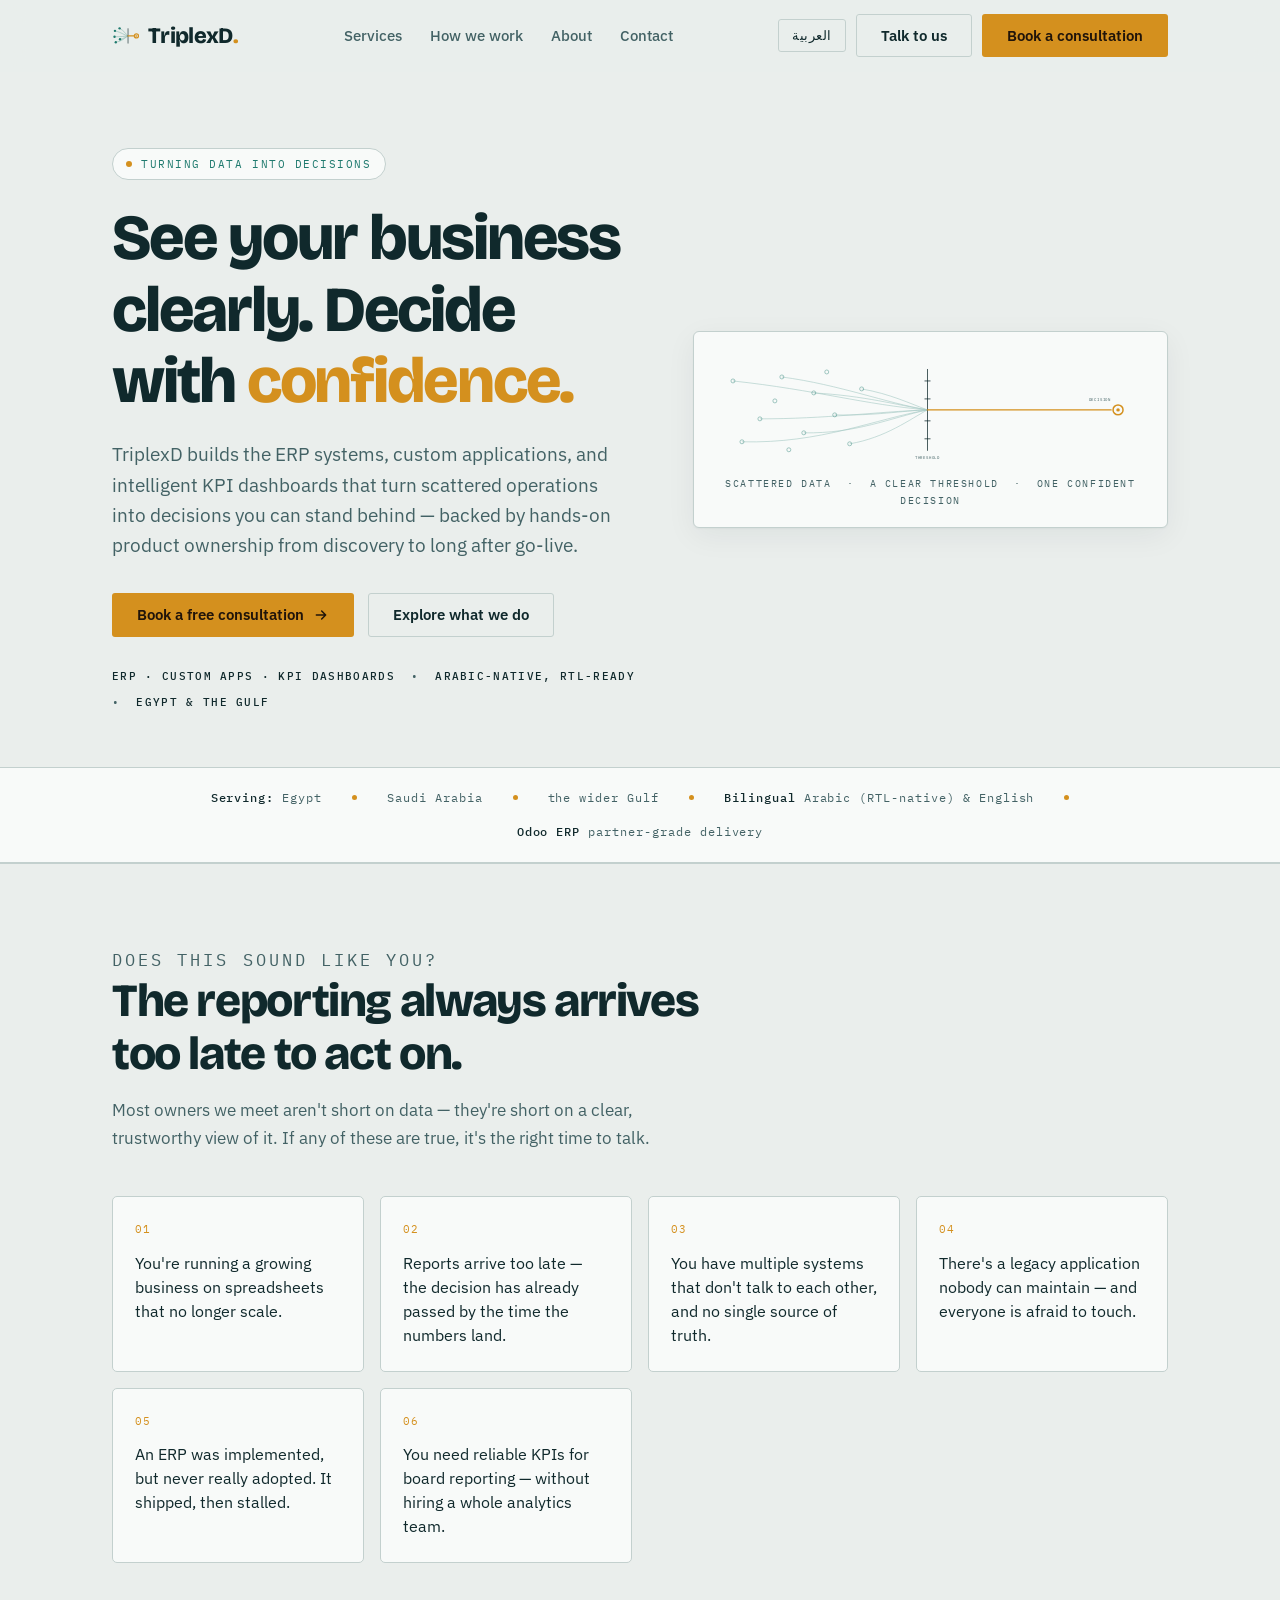
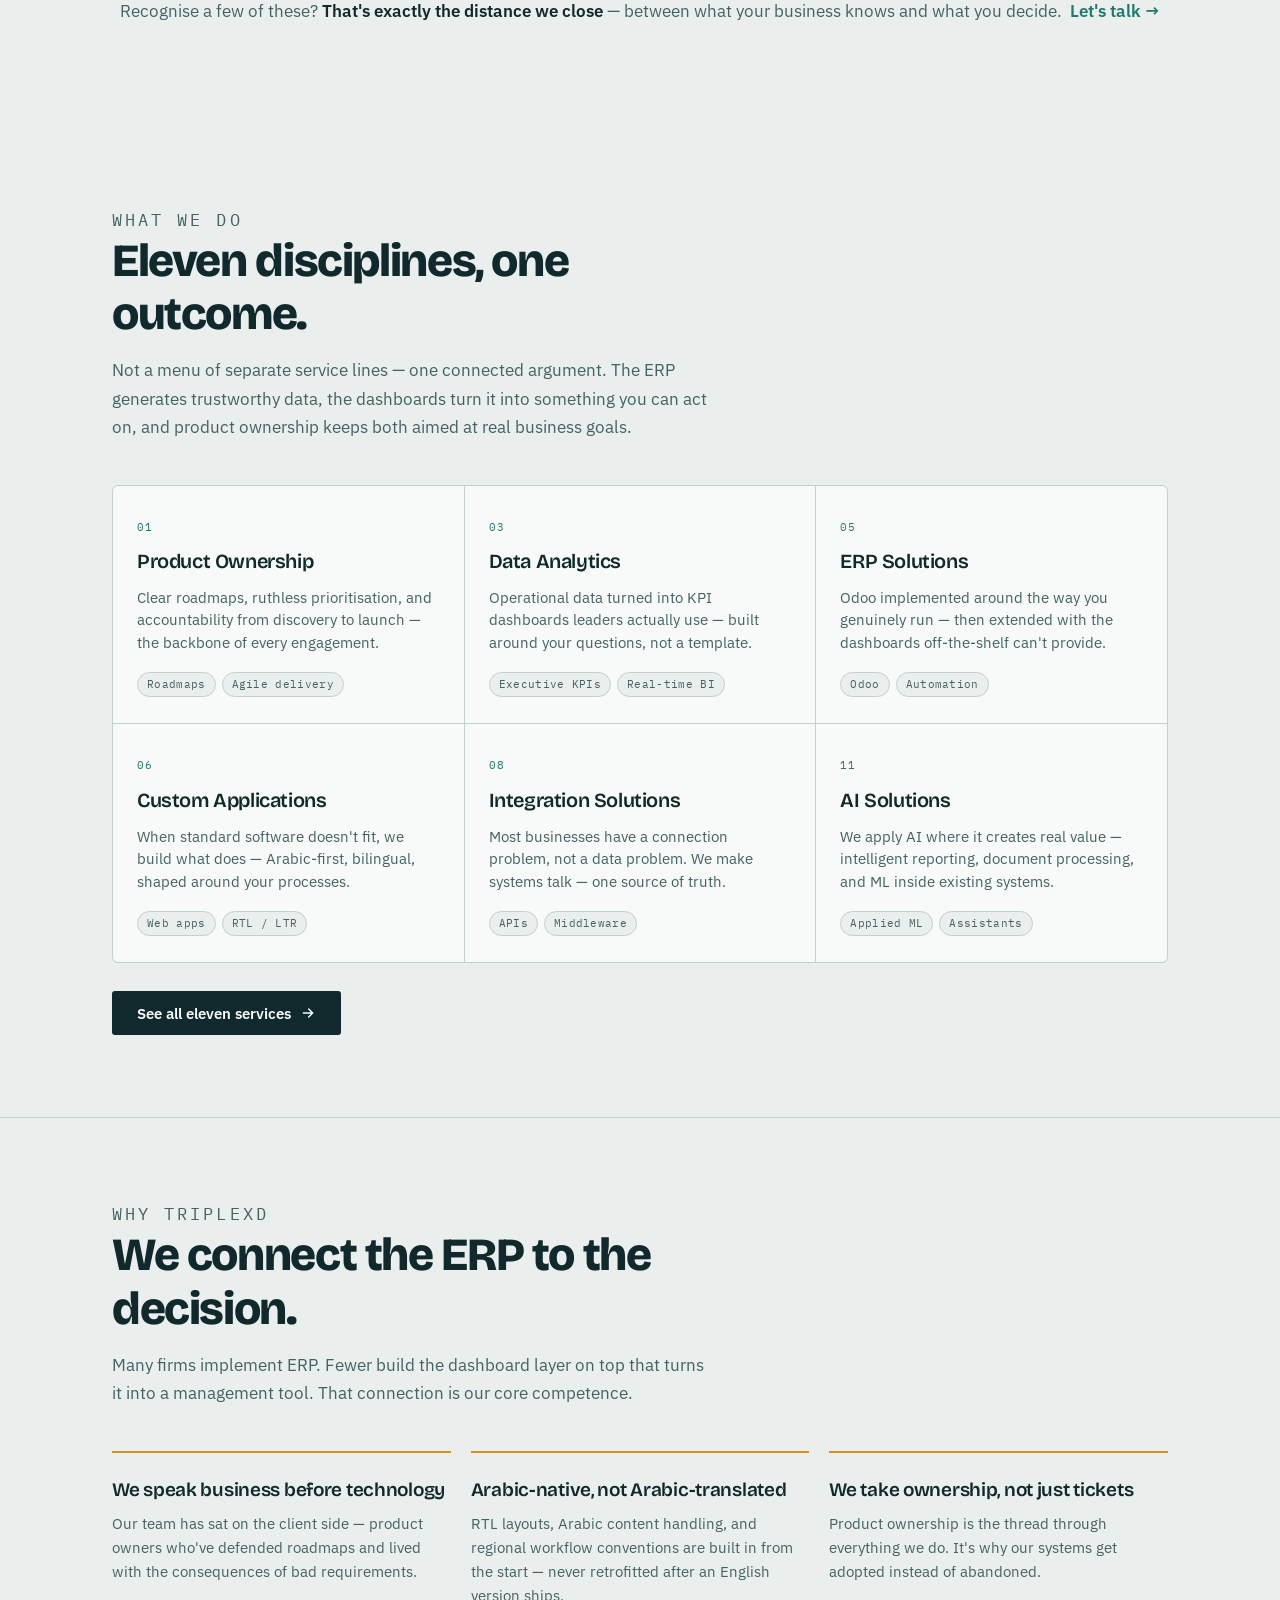
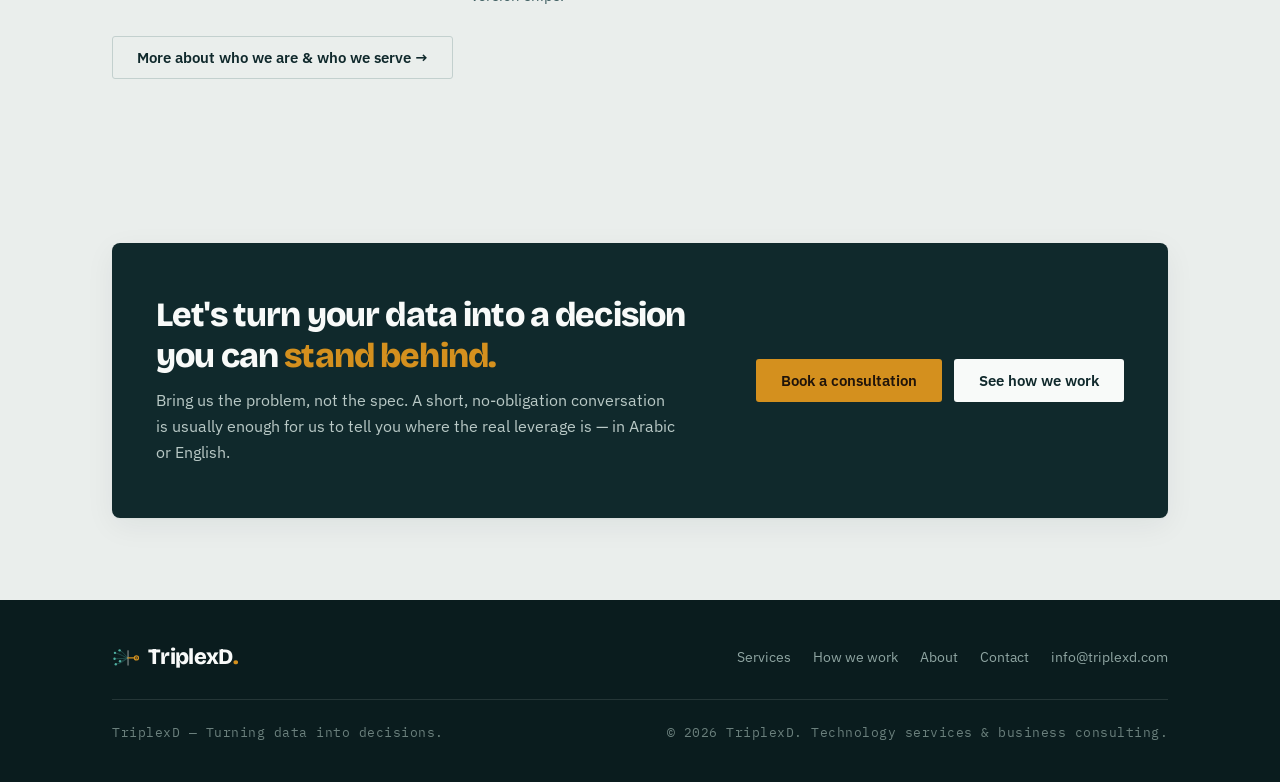
<file: index.html>
<!DOCTYPE html>
<html lang="en">
<head>
<meta charset="utf-8">
<meta name="viewport" content="width=device-width, initial-scale=1">
<title>TriplexD — Turning data into decisions</title>
<meta name="description" content="TriplexD builds the ERP systems, custom applications, and intelligent KPI dashboards that let business owners see their company clearly and decide with confidence. Serving Egypt, Saudi Arabia, and the wider Gulf.">
<meta name="theme-color" content="#10292C">
<meta property="og:type" content="website">
<meta property="og:title" content="TriplexD — Turning data into decisions">
<meta property="og:description" content="ERP, custom applications, and intelligent KPI dashboards — delivered with hands-on product ownership.">
<script>(function(){try{if(localStorage.getItem('triplexd-lang')==='ar'){document.documentElement.lang='ar';document.documentElement.dir='rtl';}}catch(e){}})();</script>
<link rel="preconnect" href="https://fonts.googleapis.com">
<link rel="preconnect" href="https://fonts.gstatic.com" crossorigin>
<link href="https://fonts.googleapis.com/css2?family=Bricolage+Grotesque:opsz,wght@12..96,400;12..96,600;12..96,800&family=IBM+Plex+Mono:wght@400;500&family=IBM+Plex+Sans:wght@400;500;600&family=IBM+Plex+Sans+Arabic:wght@400;500;600;700&display=swap" rel="stylesheet">
<link rel="icon" href="assets/brand/triplexd-favicon.svg">
<link rel="stylesheet" href="assets/css/style.css">
</head>
<body>

<a class="skip" href="#main" data-i18n="skip">Skip to content</a>

<!-- ============ NAV ============ -->
<nav class="nav" id="nav">
  <div class="nav-inner">
    <a class="brand" href="index.html" aria-label="TriplexD home"><svg class="mark" viewBox="0 0 64 64" xmlns="http://www.w3.org/2000/svg" aria-hidden="true"><g transform="translate(-1,1)"><g fill="#1F7A6E"><circle cx="8" cy="20" r="2.8"/><circle cx="7" cy="34" r="2.8"/><circle cx="10" cy="47" r="2.8"/><circle cx="19" cy="14" r="2.8"/><circle cx="20" cy="40" r="2.8"/></g><g fill="none" stroke="#1F7A6E" stroke-width="1.5" opacity=".45"><path d="M8 20 C 24 24, 30 30, 39 32"/><path d="M7 34 C 22 34, 30 33, 39 32"/><path d="M10 47 C 26 44, 32 36, 39 32"/><path d="M19 14 C 30 20, 34 28, 39 32"/><path d="M20 40 C 30 38, 34 34, 39 32"/></g><line x1="39" y1="14" x2="39" y2="50" stroke="#10292C" stroke-width="1.5"/><line x1="39" y1="32" x2="55" y2="32" stroke="#D4901E" stroke-width="3.2" stroke-linecap="round"/><circle cx="59" cy="32" r="4.8" fill="none" stroke="#D4901E" stroke-width="3.2"/><circle cx="59" cy="32" r="1.8" fill="#D4901E"/></g></svg><span class="wm">TriplexD<span class="dot">.</span></span></a>
    <div class="nav-links" id="navLinks">
      <a href="services.html" data-i18n="nav.services">Services</a>
      <a href="how-we-work.html" data-i18n="nav.how">How we work</a>
      <a href="about.html" data-i18n="nav.about">About</a>
      <a href="contact.html" data-i18n="nav.contact">Contact</a>
    </div>
    <div class="nav-cta">
      <button class="lang-toggle" id="langToggle" type="button" aria-label="Switch language — تبديل اللغة">العربية</button>
      <a class="btn btn-ghost" href="contact.html" data-i18n="nav.talk">Talk to us</a>
      <a class="btn btn-primary" href="contact.html" data-i18n="nav.book">Book a consultation</a>
      <button class="nav-toggle" id="navToggle" aria-label="Toggle menu" aria-expanded="false">
        <svg viewBox="0 0 24 24" fill="none" stroke="currentColor" stroke-width="2" stroke-linecap="round"><line x1="4" y1="7" x2="20" y2="7"/><line x1="4" y1="12" x2="20" y2="12"/><line x1="4" y1="17" x2="20" y2="17"/></svg>
      </button>
    </div>
  </div>
</nav>

<main id="main">

<!-- ============ HERO ============ -->
<header class="hero">
  <div class="wrap hero-grid">
    <div>
      <span class="hero-kick"><span class="dot"></span><span data-i18n="home.kick">Turning data into decisions</span></span>
      <h1 data-i18n="home.h1">See your business clearly. Decide with <em>confidence.</em></h1>
      <p class="hero-sub" data-i18n="home.sub">TriplexD builds the ERP systems, custom applications, and intelligent KPI dashboards that turn scattered operations into decisions you can stand behind — backed by hands-on product ownership from discovery to long after go-live.</p>
      <div class="hero-actions">
        <a class="btn btn-primary" href="contact.html">
          <span data-i18n="btn.bookFree">Book a free consultation</span>
          <svg viewBox="0 0 24 24" fill="none" stroke="currentColor" stroke-width="2.2" stroke-linecap="round" stroke-linejoin="round"><path d="M5 12h14M13 6l6 6-6 6"/></svg>
        </a>
        <a class="btn btn-ghost" href="services.html" data-i18n="btn.explore">Explore what we do</a>
      </div>
      <p class="hero-trust" data-i18n="home.trust">
        <b>ERP · Custom apps · KPI dashboards</b>
        <span aria-hidden="true">•</span>
        <b>Arabic-native, RTL-ready</b>
        <span aria-hidden="true">•</span>
        <b>Egypt &amp; the Gulf</b>
      </p>
    </div>

    <div class="hero-fig-wrap">
      <svg class="hero-fig" viewBox="0 0 860 210" xmlns="http://www.w3.org/2000/svg" role="img" aria-label="Scattered data points converging through a threshold into a single clear decision line ending in a gold node">
        <g fill="none" stroke="#1F7A6E" stroke-width="1.5" opacity=".55">
          <circle cx="34" cy="46" r="4"/><circle cx="88" cy="122" r="4"/>
          <circle cx="52" cy="168" r="4"/><circle cx="132" cy="38" r="4"/>
          <circle cx="118" cy="86" r="4"/><circle cx="176" cy="150" r="4"/>
          <circle cx="196" cy="70" r="4"/><circle cx="146" cy="184" r="4"/>
          <circle cx="238" cy="114" r="4"/><circle cx="222" cy="28" r="4"/>
          <circle cx="268" cy="172" r="4"/><circle cx="292" cy="62" r="4"/>
        </g>
        <g fill="none" stroke="#1F7A6E" stroke-width="1.2" opacity=".38" class="draw" style="--len:900">
          <path d="M34 46 C 200 64, 300 94, 424 104"/>
          <path d="M88 122 C 220 122, 320 108, 424 104"/>
          <path d="M52 168 C 210 172, 320 122, 424 104"/>
          <path d="M132 38 C 250 54, 340 90, 424 104"/>
          <path d="M176 150 C 280 152, 350 120, 424 104"/>
          <path d="M196 70 C 300 76, 360 94, 424 104"/>
          <path d="M238 114 C 320 116, 370 106, 424 104"/>
          <path d="M268 172 C 340 160, 390 122, 424 104"/>
          <path d="M292 62 C 350 72, 390 92, 424 104"/>
        </g>
        <g class="fade-in">
          <line x1="424" y1="22" x2="424" y2="186" stroke="#10292C" stroke-width="1.5"/>
          <g stroke="#10292C" stroke-width="1.5">
            <line x1="418" y1="46" x2="430" y2="46"/><line x1="418" y1="82" x2="430" y2="82"/>
            <line x1="418" y1="126" x2="430" y2="126"/><line x1="418" y1="162" x2="430" y2="162"/>
          </g>
          <text x="424" y="202" font-family="IBM Plex Mono, monospace" font-size="9" fill="#436265" letter-spacing="1.6" text-anchor="middle">THRESHOLD</text>
        </g>
        <path d="M424 104 L 792 104" fill="none" stroke="#D4901E" stroke-width="3" stroke-linecap="round" class="draw draw-2" style="--len:380"/>
        <g class="fade-in">
          <circle cx="806" cy="104" r="10" fill="none" stroke="#D4901E" stroke-width="3"/>
          <circle cx="806" cy="104" r="3.5" fill="#D4901E"/>
          <text x="792" y="86" font-family="IBM Plex Mono, monospace" font-size="9" fill="#436265" letter-spacing="1.6" text-anchor="end">DECISION</text>
        </g>
      </svg>
      <p class="hero-fig-cap" data-i18n="home.figcap">Scattered data &nbsp;·&nbsp; a clear threshold &nbsp;·&nbsp; one confident decision</p>
    </div>
  </div>
</header>

<!-- ============ STRIP ============ -->
<div class="strip">
  <div class="strip-inner" data-i18n="strip">
    <span><b>Serving:</b> Egypt</span><span class="sep"></span>
    <span>Saudi Arabia</span><span class="sep"></span>
    <span>the wider Gulf</span><span class="sep"></span>
    <span><b>Bilingual</b> Arabic (RTL-native) &amp; English</span><span class="sep"></span>
    <span><b>Odoo ERP</b> partner-grade delivery</span>
  </div>
</div>

<!-- ============ PROBLEM ============ -->
<section class="sec">
  <div class="wrap">
    <div class="sec-head reveal">
      <p class="eyebrow" data-i18n="prob.eyebrow">Does this sound like you?</p>
      <h2 data-i18n="prob.h2">The reporting always arrives too late to act on.</h2>
      <p data-i18n="prob.p">Most owners we meet aren't short on data — they're short on a clear, trustworthy view of it. If any of these are true, it's the right time to talk.</p>
    </div>
    <div class="problem-grid">
      <div class="problem reveal"><p class="q">01</p><p data-i18n="prob.c1">You're running a growing business on spreadsheets that no longer scale.</p></div>
      <div class="problem reveal"><p class="q">02</p><p data-i18n="prob.c2">Reports arrive too late — the decision has already passed by the time the numbers land.</p></div>
      <div class="problem reveal"><p class="q">03</p><p data-i18n="prob.c3">You have multiple systems that don't talk to each other, and no single source of truth.</p></div>
      <div class="problem reveal"><p class="q">04</p><p data-i18n="prob.c4">There's a legacy application nobody can maintain — and everyone is afraid to touch.</p></div>
      <div class="problem reveal"><p class="q">05</p><p data-i18n="prob.c5">An ERP was implemented, but never really adopted. It shipped, then stalled.</p></div>
      <div class="problem reveal"><p class="q">06</p><p data-i18n="prob.c6">You need reliable KPIs for board reporting — without hiring a whole analytics team.</p></div>
    </div>
    <p class="problem-foot reveal" data-i18n="prob.foot">Recognise a few of these? <b>That's exactly the distance we close</b> — between what your business knows and what you decide. &nbsp;<a href="contact.html" style="color:var(--teal);font-weight:600;text-decoration:none;">Let's talk →</a></p>
  </div>
</section>

<!-- ============ SERVICES PREVIEW ============ -->
<section class="sec no-top">
  <div class="wrap">
    <div class="sec-head reveal">
      <p class="eyebrow" data-i18n="svc.eyebrow">What we do</p>
      <h2 data-i18n="svc.h2">Eleven disciplines, one outcome.</h2>
      <p data-i18n="svc.p">Not a menu of separate service lines — one connected argument. The ERP generates trustworthy data, the dashboards turn it into something you can act on, and product ownership keeps both aimed at real business goals.</p>
    </div>
    <div class="svc-grid">
      <article class="svc reveal"><div class="svc-top"><span class="svc-num">01</span></div><h3 data-i18n="home.svc.po.t">Product Ownership</h3><p data-i18n="home.svc.po.d">Clear roadmaps, ruthless prioritisation, and accountability from discovery to launch — the backbone of every engagement.</p><div class="svc-tags"><span data-i18n="tag.roadmaps">Roadmaps</span><span data-i18n="tag.agile">Agile delivery</span></div></article>
      <article class="svc reveal"><div class="svc-top"><span class="svc-num">03</span></div><h3 data-i18n="home.svc.da.t">Data Analytics</h3><p data-i18n="home.svc.da.d">Operational data turned into KPI dashboards leaders actually use — built around your questions, not a template.</p><div class="svc-tags"><span data-i18n="tag.execkpi">Executive KPIs</span><span data-i18n="tag.rtbi">Real-time BI</span></div></article>
      <article class="svc reveal"><div class="svc-top"><span class="svc-num">05</span></div><h3 data-i18n="home.svc.erp.t">ERP Solutions</h3><p data-i18n="home.svc.erp.d">Odoo implemented around the way you genuinely run — then extended with the dashboards off-the-shelf can't provide.</p><div class="svc-tags"><span data-i18n="tag.odoo">Odoo</span><span data-i18n="tag.automation">Automation</span></div></article>
      <article class="svc reveal"><div class="svc-top"><span class="svc-num">06</span></div><h3 data-i18n="home.svc.ca.t">Custom Applications</h3><p data-i18n="home.svc.ca.d">When standard software doesn't fit, we build what does — Arabic-first, bilingual, shaped around your processes.</p><div class="svc-tags"><span data-i18n="tag.webapps">Web apps</span><span data-i18n="tag.rtl">RTL / LTR</span></div></article>
      <article class="svc reveal"><div class="svc-top"><span class="svc-num">08</span></div><h3 data-i18n="home.svc.int.t">Integration Solutions</h3><p data-i18n="home.svc.int.d">Most businesses have a connection problem, not a data problem. We make systems talk — one source of truth.</p><div class="svc-tags"><span data-i18n="tag.apis">APIs</span><span data-i18n="tag.middleware">Middleware</span></div></article>
      <article class="svc reveal"><div class="svc-top"><span class="svc-num">11</span></div><h3 data-i18n="home.svc.ai.t">AI Solutions</h3><p data-i18n="home.svc.ai.d">We apply AI where it creates real value — intelligent reporting, document processing, and ML inside existing systems.</p><div class="svc-tags"><span data-i18n="tag.appliedml">Applied ML</span><span data-i18n="tag.assistants">Assistants</span></div></article>
    </div>
    <div style="margin-top:28px;" class="reveal">
      <a class="btn btn-dark" href="services.html"><span data-i18n="btn.allServices">See all eleven services</span>
        <svg viewBox="0 0 24 24" fill="none" stroke="currentColor" stroke-width="2.2" stroke-linecap="round" stroke-linejoin="round"><path d="M5 12h14M13 6l6 6-6 6"/></svg>
      </a>
    </div>
  </div>
</section>

<!-- ============ WHY (preview) ============ -->
<section class="sec">
  <div class="wrap">
    <div class="sec-head reveal">
      <p class="eyebrow" data-i18n="why.eyebrow">Why TriplexD</p>
      <h2 data-i18n="homewhy.h2">We connect the ERP to the decision.</h2>
      <p data-i18n="homewhy.p">Many firms implement ERP. Fewer build the dashboard layer on top that turns it into a management tool. That connection is our core competence.</p>
    </div>
    <div class="diff-grid">
      <div class="diff reveal"><h3 data-i18n="diff.speak.t">We speak business before technology</h3><p data-i18n="diff.speak.d">Our team has sat on the client side — product owners who've defended roadmaps and lived with the consequences of bad requirements.</p></div>
      <div class="diff reveal"><h3 data-i18n="diff.arabic.t">Arabic-native, not translated</h3><p data-i18n="diff.arabic.d">RTL layouts, Arabic content handling, and regional workflow conventions are built in from the start — never retrofitted.</p></div>
      <div class="diff reveal"><h3 data-i18n="diff.own.t">We take ownership, not just tickets</h3><p data-i18n="diff.own.d">Product ownership is the thread through everything we do. It's why our systems get adopted instead of abandoned.</p></div>
    </div>
    <div style="margin-top:28px;" class="reveal">
      <a class="btn btn-ghost" href="about.html" data-i18n="btn.moreAbout">More about who we are &amp; who we serve →</a>
    </div>
  </div>
</section>

<!-- ============ CTA ============ -->
<section class="sec no-top">
  <div class="wrap">
    <div class="cta-band reveal">
      <div>
        <h3 data-i18n="cta.home.h">Let's turn your data into a decision you can <span>stand behind.</span></h3>
        <p data-i18n="cta.home.p">Bring us the problem, not the spec. A short, no-obligation conversation is usually enough for us to tell you where the real leverage is — in Arabic or English.</p>
      </div>
      <div class="btn-actions">
        <a class="btn btn-primary" href="contact.html" data-i18n="btn.bookConsult">Book a consultation</a>
        <a class="btn btn-light" href="how-we-work.html" data-i18n="btn.howWeWork">See how we work</a>
      </div>
    </div>
  </div>
</section>

</main>

<!-- ============ FOOTER ============ -->
<footer class="footer">
  <div class="wrap">
    <div class="footer-inner">
      <a class="brand" href="index.html"><svg class="mark" viewBox="0 0 64 64" xmlns="http://www.w3.org/2000/svg" aria-hidden="true"><g transform="translate(-1,1)"><g fill="#4FB0A2"><circle cx="8" cy="20" r="2.8"/><circle cx="7" cy="34" r="2.8"/><circle cx="10" cy="47" r="2.8"/><circle cx="19" cy="14" r="2.8"/><circle cx="20" cy="40" r="2.8"/></g><g fill="none" stroke="#4FB0A2" stroke-width="1.5" opacity=".5"><path d="M8 20 C 24 24, 30 30, 39 32"/><path d="M7 34 C 22 34, 30 33, 39 32"/><path d="M10 47 C 26 44, 32 36, 39 32"/><path d="M19 14 C 30 20, 34 28, 39 32"/><path d="M20 40 C 30 38, 34 34, 39 32"/></g><line x1="39" y1="14" x2="39" y2="50" stroke="#EAEEEC" stroke-width="1.5"/><line x1="39" y1="32" x2="55" y2="32" stroke="#D4901E" stroke-width="3.2" stroke-linecap="round"/><circle cx="59" cy="32" r="4.8" fill="none" stroke="#D4901E" stroke-width="3.2"/><circle cx="59" cy="32" r="1.8" fill="#D4901E"/></g></svg><span class="wm">TriplexD<span class="dot">.</span></span></a>
      <div class="footer-links">
        <a href="services.html" data-i18n="nav.services">Services</a>
        <a href="how-we-work.html" data-i18n="nav.how">How we work</a>
        <a href="about.html" data-i18n="nav.about">About</a>
        <a href="contact.html" data-i18n="nav.contact">Contact</a>
        <a href="mailto:info@triplexd.com">info@triplexd.com</a>
      </div>
    </div>
    <div class="footer-legal">
      <span data-i18n="foot.tag">TriplexD — Turning data into decisions.</span>
      <span data-i18n="foot.rights">© <span id="year">2026</span> TriplexD. Technology services &amp; business consulting.</span>
    </div>
  </div>
</footer>

<script src="assets/js/i18n.js"></script>
<script src="assets/js/main.js"></script>
</body>
</html>
</file>
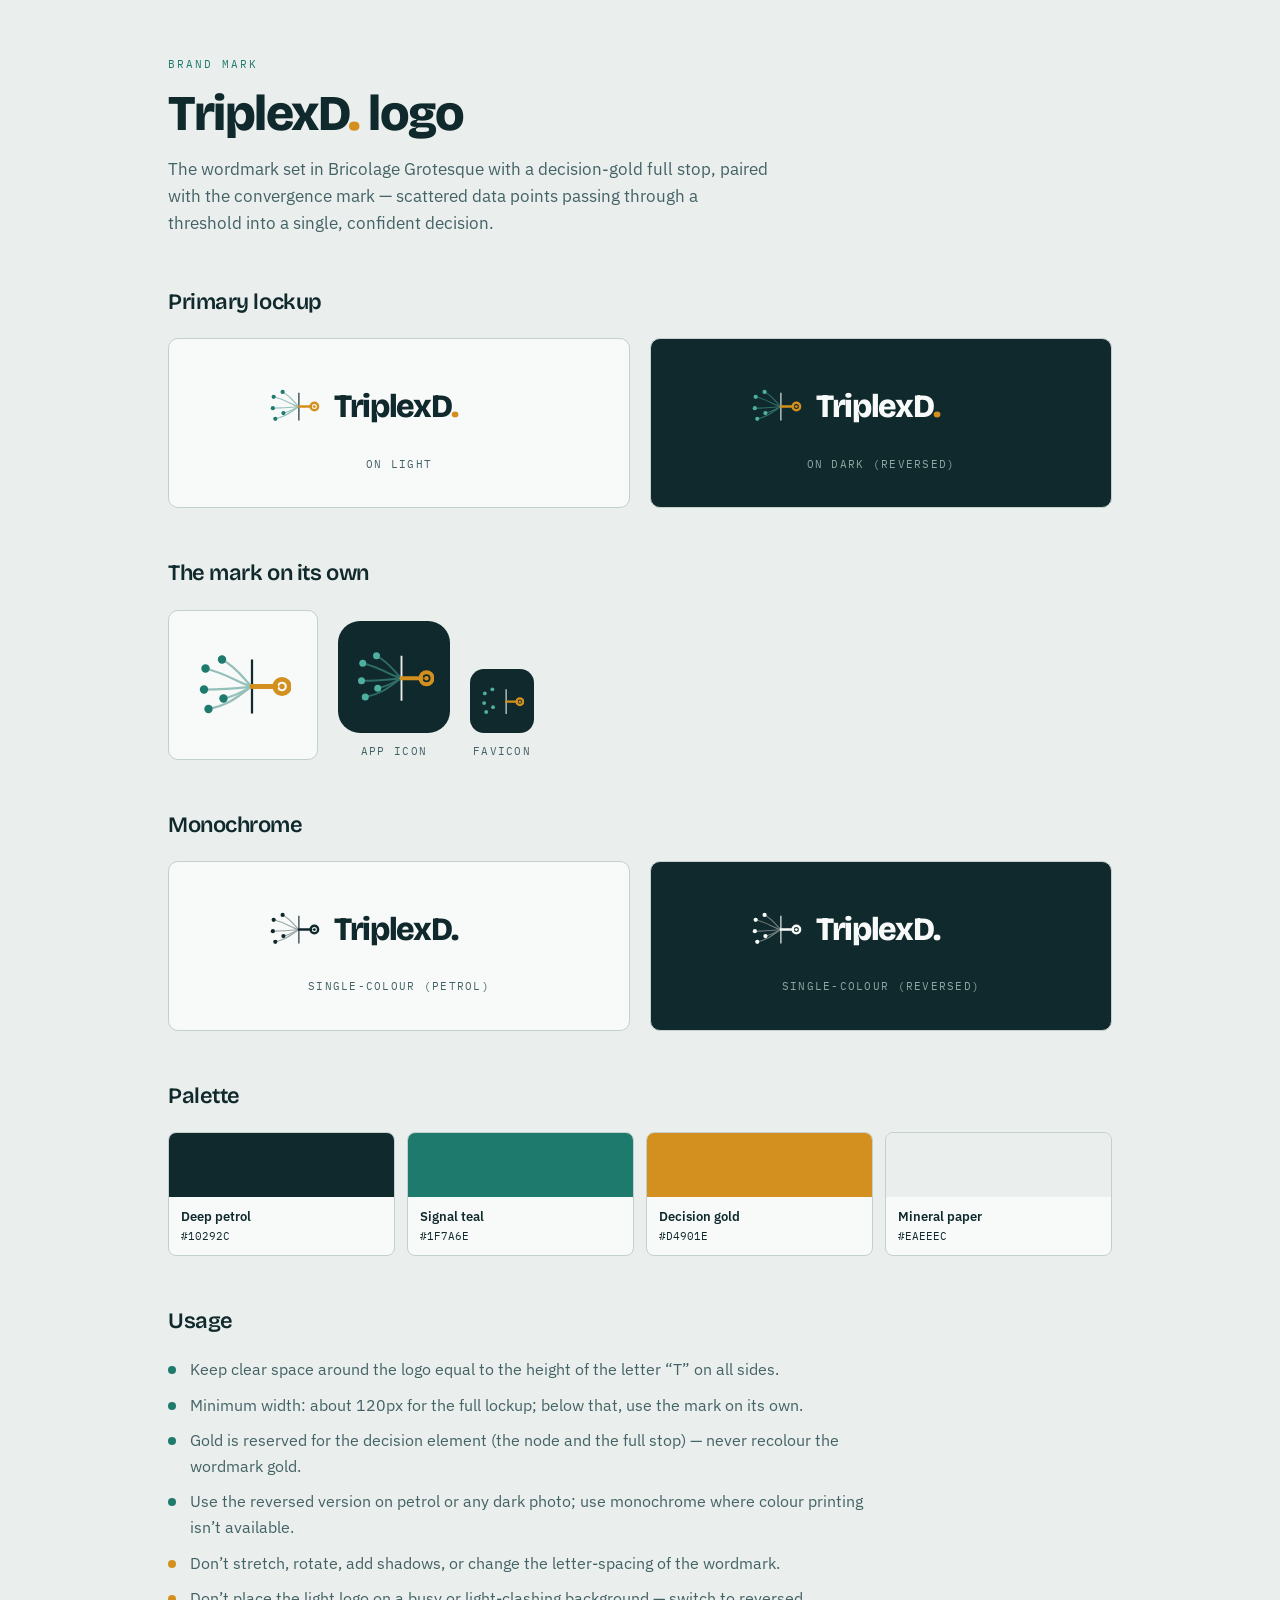
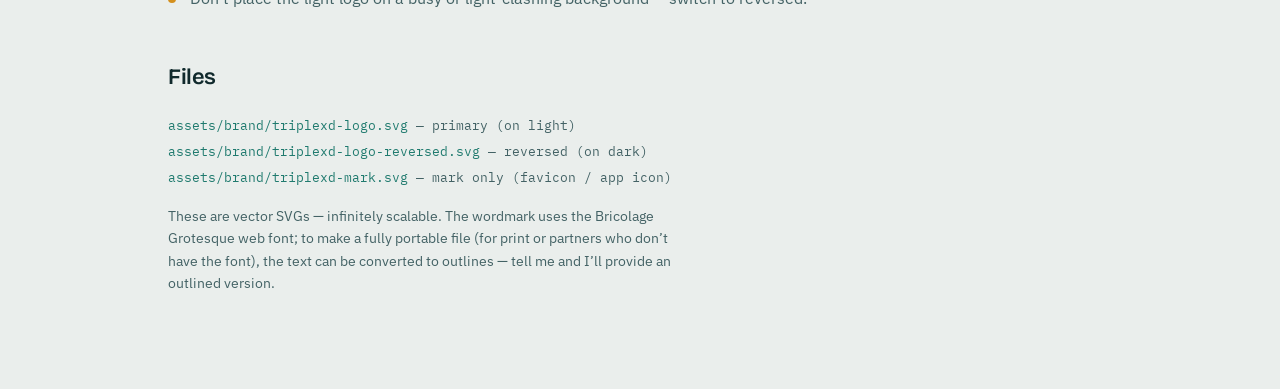
<file: identity/index.html>
<!DOCTYPE html>
<html lang="en">
<head>
<meta charset="utf-8">
<meta name="viewport" content="width=device-width, initial-scale=1">
<title>TriplexD — Logo &amp; brand mark</title>
<link rel="preconnect" href="https://fonts.googleapis.com">
<link rel="preconnect" href="https://fonts.gstatic.com" crossorigin>
<link href="https://fonts.googleapis.com/css2?family=Bricolage+Grotesque:opsz,wght@12..96,600;12..96,800&family=IBM+Plex+Mono:wght@400;500&family=IBM+Plex+Sans:wght@400;500;600&display=swap" rel="stylesheet">
<link rel="icon" href="../assets/brand/triplexd-mark.svg">
<style>
  :root{
    --ink:#10292C;--ink-soft:#436265;--paper:#EAEEEC;--card:#F8FAF9;
    --line:#C3D0CE;--teal:#1F7A6E;--amber:#D4901E;
    --display:"Bricolage Grotesque",system-ui,sans-serif;
    --body:"IBM Plex Sans",system-ui,sans-serif;
    --mono:"IBM Plex Mono",ui-monospace,monospace;
  }
  *{box-sizing:border-box;}
  body{margin:0;background:var(--paper);color:var(--ink);font-family:var(--body);line-height:1.6;}
  .wrap{max-width:1000px;margin:0 auto;padding:56px 28px 80px;}
  .eyebrow{font-family:var(--mono);font-size:11px;letter-spacing:.18em;text-transform:uppercase;color:var(--teal);margin:0 0 12px;}
  h1{font-family:var(--display);font-weight:800;font-size:clamp(30px,5vw,50px);letter-spacing:-.03em;line-height:1.12;margin:0 0 14px;}
  h1 span{color:var(--amber);}
  .lede{color:var(--ink-soft);font-size:17px;max-width:60ch;margin:0 0 44px;}
  h2{font-family:var(--display);font-weight:600;font-size:22px;letter-spacing:-.02em;margin:48px 0 18px;}
  .grid{display:grid;grid-template-columns:repeat(auto-fit,minmax(280px,1fr));gap:20px;}
  .card{border:1px solid var(--line);border-radius:10px;padding:34px;display:flex;flex-direction:column;align-items:center;justify-content:center;gap:16px;min-height:170px;}
  .card.light{background:var(--card);}
  .card.dark{background:var(--ink);}
  .card.paper{background:var(--paper);}
  .card img{width:100%;max-width:280px;height:auto;display:block;}
  .card .cap{font-family:var(--mono);font-size:10.5px;letter-spacing:.12em;text-transform:uppercase;color:var(--ink-soft);}
  .card.dark .cap{color:#8fa5a2;}
  .row{display:flex;flex-wrap:wrap;gap:20px;}
  .tile{width:112px;height:112px;border-radius:22px;background:var(--ink);display:flex;align-items:center;justify-content:center;flex:none;}
  .tile.sm{width:64px;height:64px;border-radius:14px;}
  .tile.xs{width:40px;height:40px;border-radius:9px;}
  .markbox{border:1px solid var(--line);background:var(--card);border-radius:10px;width:150px;height:150px;display:flex;align-items:center;justify-content:center;}
  .markbox img{width:96px;height:96px;}
  /* palette */
  .swatches{display:grid;grid-template-columns:repeat(auto-fit,minmax(150px,1fr));gap:12px;}
  .sw{border:1px solid var(--line);border-radius:8px;overflow:hidden;background:var(--card);}
  .sw .chip{height:64px;}
  .sw .meta{padding:10px 12px;font-family:var(--mono);font-size:11px;line-height:1.5;}
  .sw .meta b{display:block;font-family:var(--body);font-size:13px;font-weight:600;margin-bottom:2px;}
  /* notes */
  ul.notes{list-style:none;padding:0;margin:0;max-width:70ch;}
  ul.notes li{position:relative;padding-left:22px;margin-bottom:10px;color:var(--ink-soft);}
  ul.notes li::before{content:"";position:absolute;left:0;top:9px;width:8px;height:8px;border-radius:50%;background:var(--teal);}
  ul.notes li.dont::before{background:var(--amber);}
  code{font-family:var(--mono);font-size:12.5px;background:#fff;border:1px solid var(--line);border-radius:4px;padding:1px 6px;}
  .files{font-family:var(--mono);font-size:13px;color:var(--ink-soft);line-height:2;margin-top:8px;}
  .files a{color:var(--teal);text-decoration:none;}
  .files a:hover{text-decoration:underline;}
</style>
</head>
<body>
<div class="wrap">
  <p class="eyebrow">Brand mark</p>
  <h1>TriplexD<span>.</span> logo</h1>
  <p class="lede">The wordmark set in Bricolage Grotesque with a decision-gold full stop, paired with the convergence mark — scattered data points passing through a threshold into a single, confident decision.</p>

  <h2>Primary lockup</h2>
  <div class="grid">
    <div class="card light">
      <svg viewBox="0 0 344 80" style="width:100%;max-width:280px;height:auto;" xmlns="http://www.w3.org/2000/svg" role="img" aria-label="TriplexD logo">
        <g transform="translate(10,8)">
          <g fill="#1F7A6E"><circle cx="8" cy="20" r="2.6"/><circle cx="7" cy="34" r="2.6"/><circle cx="10" cy="47" r="2.6"/><circle cx="19" cy="14" r="2.6"/><circle cx="20" cy="40" r="2.6"/></g>
          <g fill="none" stroke="#1F7A6E" stroke-width="1.4" opacity=".45"><path d="M8 20 C 24 24, 30 30, 39 32"/><path d="M7 34 C 22 34, 30 33, 39 32"/><path d="M10 47 C 26 44, 32 36, 39 32"/><path d="M19 14 C 30 20, 34 28, 39 32"/><path d="M20 40 C 30 38, 34 34, 39 32"/></g>
          <line x1="39" y1="15" x2="39" y2="49" stroke="#10292C" stroke-width="1.4"/>
          <line x1="39" y1="32" x2="54" y2="32" stroke="#D4901E" stroke-width="3" stroke-linecap="round"/>
          <circle cx="58" cy="32" r="4.6" fill="none" stroke="#D4901E" stroke-width="3"/><circle cx="58" cy="32" r="1.7" fill="#D4901E"/>
        </g>
        <text x="92" y="53" font-family="'Bricolage Grotesque',sans-serif" font-weight="800" font-size="40" letter-spacing="-1.6" fill="#10292C">TriplexD<tspan fill="#D4901E">.</tspan></text>
      </svg>
      <span class="cap">On light</span>
    </div>
    <div class="card dark">
      <svg viewBox="0 0 344 80" style="width:100%;max-width:280px;height:auto;" xmlns="http://www.w3.org/2000/svg" role="img" aria-label="TriplexD logo reversed">
        <g transform="translate(10,8)">
          <g fill="#4FB0A2"><circle cx="8" cy="20" r="2.6"/><circle cx="7" cy="34" r="2.6"/><circle cx="10" cy="47" r="2.6"/><circle cx="19" cy="14" r="2.6"/><circle cx="20" cy="40" r="2.6"/></g>
          <g fill="none" stroke="#4FB0A2" stroke-width="1.4" opacity=".5"><path d="M8 20 C 24 24, 30 30, 39 32"/><path d="M7 34 C 22 34, 30 33, 39 32"/><path d="M10 47 C 26 44, 32 36, 39 32"/><path d="M19 14 C 30 20, 34 28, 39 32"/><path d="M20 40 C 30 38, 34 34, 39 32"/></g>
          <line x1="39" y1="15" x2="39" y2="49" stroke="#EAEEEC" stroke-width="1.4"/>
          <line x1="39" y1="32" x2="54" y2="32" stroke="#D4901E" stroke-width="3" stroke-linecap="round"/>
          <circle cx="58" cy="32" r="4.6" fill="none" stroke="#D4901E" stroke-width="3"/><circle cx="58" cy="32" r="1.7" fill="#D4901E"/>
        </g>
        <text x="92" y="53" font-family="'Bricolage Grotesque',sans-serif" font-weight="800" font-size="40" letter-spacing="-1.6" fill="#F8FAF9">TriplexD<tspan fill="#D4901E">.</tspan></text>
      </svg>
      <span class="cap">On dark (reversed)</span>
    </div>
  </div>

  <h2>The mark on its own</h2>
  <div class="row" style="align-items:flex-end;">
    <div class="markbox"><svg viewBox="0 0 64 64" style="width:96px;height:96px;" xmlns="http://www.w3.org/2000/svg" role="img" aria-label="TriplexD mark"><g transform="translate(-1,1)"><g fill="#1F7A6E"><circle cx="8" cy="20" r="2.8"/><circle cx="7" cy="34" r="2.8"/><circle cx="10" cy="47" r="2.8"/><circle cx="19" cy="14" r="2.8"/><circle cx="20" cy="40" r="2.8"/></g><g fill="none" stroke="#1F7A6E" stroke-width="1.5" opacity=".45"><path d="M8 20 C 24 24, 30 30, 39 32"/><path d="M7 34 C 22 34, 30 33, 39 32"/><path d="M10 47 C 26 44, 32 36, 39 32"/><path d="M19 14 C 30 20, 34 28, 39 32"/><path d="M20 40 C 30 38, 34 34, 39 32"/></g><line x1="39" y1="14" x2="39" y2="50" stroke="#10292C" stroke-width="1.5"/><line x1="39" y1="32" x2="55" y2="32" stroke="#D4901E" stroke-width="3.2" stroke-linecap="round"/><circle cx="59" cy="32" r="4.8" fill="none" stroke="#D4901E" stroke-width="3.2"/><circle cx="59" cy="32" r="1.8" fill="#D4901E"/></g></svg></div>

    <!-- app / favicon tiles on petrol -->
    <div style="display:flex;flex-direction:column;gap:10px;align-items:center;">
      <div class="tile">
        <svg viewBox="0 0 64 64" width="80" height="80" xmlns="http://www.w3.org/2000/svg" aria-hidden="true">
          <g transform="translate(-1,1)">
            <g fill="#4FB0A2"><circle cx="8" cy="20" r="2.8"/><circle cx="7" cy="34" r="2.8"/><circle cx="10" cy="47" r="2.8"/><circle cx="19" cy="14" r="2.8"/><circle cx="20" cy="40" r="2.8"/></g>
            <g fill="none" stroke="#4FB0A2" stroke-width="1.5" opacity=".5"><path d="M8 20 C 24 24, 30 30, 39 32"/><path d="M7 34 C 22 34, 30 33, 39 32"/><path d="M10 47 C 26 44, 32 36, 39 32"/><path d="M19 14 C 30 20, 34 28, 39 32"/><path d="M20 40 C 30 38, 34 34, 39 32"/></g>
            <line x1="39" y1="14" x2="39" y2="50" stroke="#EAEEEC" stroke-width="1.5"/>
            <line x1="39" y1="32" x2="55" y2="32" stroke="#D4901E" stroke-width="3.2" stroke-linecap="round"/>
            <circle cx="59" cy="32" r="4.8" fill="none" stroke="#D4901E" stroke-width="3.2"/><circle cx="59" cy="32" r="1.8" fill="#D4901E"/>
          </g>
        </svg>
      </div>
      <span class="cap" style="font-family:var(--mono);font-size:10.5px;letter-spacing:.12em;text-transform:uppercase;color:var(--ink-soft);">App icon</span>
    </div>

    <div style="display:flex;flex-direction:column;gap:10px;align-items:center;">
      <div class="tile sm">
        <svg viewBox="0 0 64 64" width="44" height="44" xmlns="http://www.w3.org/2000/svg" aria-hidden="true">
          <g transform="translate(-1,1)">
            <g fill="#4FB0A2"><circle cx="8" cy="20" r="2.8"/><circle cx="7" cy="34" r="2.8"/><circle cx="10" cy="47" r="2.8"/><circle cx="19" cy="14" r="2.8"/><circle cx="20" cy="40" r="2.8"/></g>
            <line x1="39" y1="14" x2="39" y2="50" stroke="#EAEEEC" stroke-width="1.6"/>
            <line x1="39" y1="32" x2="55" y2="32" stroke="#D4901E" stroke-width="3.4" stroke-linecap="round"/>
            <circle cx="59" cy="32" r="4.8" fill="none" stroke="#D4901E" stroke-width="3.4"/><circle cx="59" cy="32" r="1.8" fill="#D4901E"/>
          </g>
        </svg>
      </div>
      <span class="cap" style="font-family:var(--mono);font-size:10.5px;letter-spacing:.12em;text-transform:uppercase;color:var(--ink-soft);">Favicon</span>
    </div>
  </div>

  <h2>Monochrome</h2>
  <div class="grid">
    <div class="card light">
      <svg viewBox="0 0 344 80" style="width:100%;max-width:280px;" xmlns="http://www.w3.org/2000/svg" role="img" aria-label="TriplexD monochrome">
        <g transform="translate(10,8)" fill="#10292C" stroke="#10292C">
          <g stroke="none"><circle cx="8" cy="20" r="2.6"/><circle cx="7" cy="34" r="2.6"/><circle cx="10" cy="47" r="2.6"/><circle cx="19" cy="14" r="2.6"/><circle cx="20" cy="40" r="2.6"/></g>
          <g fill="none" stroke-width="1.4" opacity=".4"><path d="M8 20 C 24 24, 30 30, 39 32"/><path d="M7 34 C 22 34, 30 33, 39 32"/><path d="M10 47 C 26 44, 32 36, 39 32"/><path d="M19 14 C 30 20, 34 28, 39 32"/><path d="M20 40 C 30 38, 34 34, 39 32"/></g>
          <line x1="39" y1="15" x2="39" y2="49" stroke-width="1.4"/>
          <line x1="39" y1="32" x2="54" y2="32" stroke-width="3" stroke-linecap="round"/>
          <circle cx="58" cy="32" r="4.6" fill="none" stroke-width="3"/><circle cx="58" cy="32" r="1.7" stroke="none"/>
        </g>
        <text x="92" y="53" font-family="'Bricolage Grotesque',sans-serif" font-weight="800" font-size="40" letter-spacing="-1.6" fill="#10292C">TriplexD.</text>
      </svg>
      <span class="cap">Single-colour (petrol)</span>
    </div>
    <div class="card dark">
      <svg viewBox="0 0 344 80" style="width:100%;max-width:280px;" xmlns="http://www.w3.org/2000/svg" role="img" aria-label="TriplexD monochrome reversed">
        <g transform="translate(10,8)" fill="#F8FAF9" stroke="#F8FAF9">
          <g stroke="none"><circle cx="8" cy="20" r="2.6"/><circle cx="7" cy="34" r="2.6"/><circle cx="10" cy="47" r="2.6"/><circle cx="19" cy="14" r="2.6"/><circle cx="20" cy="40" r="2.6"/></g>
          <g fill="none" stroke-width="1.4" opacity=".4"><path d="M8 20 C 24 24, 30 30, 39 32"/><path d="M7 34 C 22 34, 30 33, 39 32"/><path d="M10 47 C 26 44, 32 36, 39 32"/><path d="M19 14 C 30 20, 34 28, 39 32"/><path d="M20 40 C 30 38, 34 34, 39 32"/></g>
          <line x1="39" y1="15" x2="39" y2="49" stroke-width="1.4"/>
          <line x1="39" y1="32" x2="54" y2="32" stroke-width="3" stroke-linecap="round"/>
          <circle cx="58" cy="32" r="4.6" fill="none" stroke-width="3"/><circle cx="58" cy="32" r="1.7" stroke="none"/>
        </g>
        <text x="92" y="53" font-family="'Bricolage Grotesque',sans-serif" font-weight="800" font-size="40" letter-spacing="-1.6" fill="#F8FAF9">TriplexD.</text>
      </svg>
      <span class="cap">Single-colour (reversed)</span>
    </div>
  </div>

  <h2>Palette</h2>
  <div class="swatches">
    <div class="sw"><div class="chip" style="background:#10292C;"></div><div class="meta"><b>Deep petrol</b>#10292C</div></div>
    <div class="sw"><div class="chip" style="background:#1F7A6E;"></div><div class="meta"><b>Signal teal</b>#1F7A6E</div></div>
    <div class="sw"><div class="chip" style="background:#D4901E;"></div><div class="meta"><b>Decision gold</b>#D4901E</div></div>
    <div class="sw"><div class="chip" style="background:#EAEEEC;"></div><div class="meta"><b>Mineral paper</b>#EAEEEC</div></div>
  </div>

  <h2>Usage</h2>
  <ul class="notes">
    <li>Keep clear space around the logo equal to the height of the letter “T” on all sides.</li>
    <li>Minimum width: about 120px for the full lockup; below that, use the mark on its own.</li>
    <li>Gold is reserved for the decision element (the node and the full stop) — never recolour the wordmark gold.</li>
    <li>Use the reversed version on petrol or any dark photo; use monochrome where colour printing isn’t available.</li>
    <li class="dont">Don’t stretch, rotate, add shadows, or change the letter-spacing of the wordmark.</li>
    <li class="dont">Don’t place the light logo on a busy or light-clashing background — switch to reversed.</li>
  </ul>

  <h2>Files</h2>
  <p class="files">
    <a href="../assets/brand/triplexd-logo.svg">assets/brand/triplexd-logo.svg</a> — primary (on light)<br>
    <a href="../assets/brand/triplexd-logo-reversed.svg">assets/brand/triplexd-logo-reversed.svg</a> — reversed (on dark)<br>
    <a href="../assets/brand/triplexd-mark.svg">assets/brand/triplexd-mark.svg</a> — mark only (favicon / app icon)
  </p>
  <p style="color:var(--ink-soft);font-size:14px;max-width:66ch;">These are vector SVGs — infinitely scalable. The wordmark uses the Bricolage Grotesque web font; to make a fully portable file (for print or partners who don’t have the font), the text can be converted to outlines — tell me and I’ll provide an outlined version.</p>
</div>
</body>
</html>
</file>
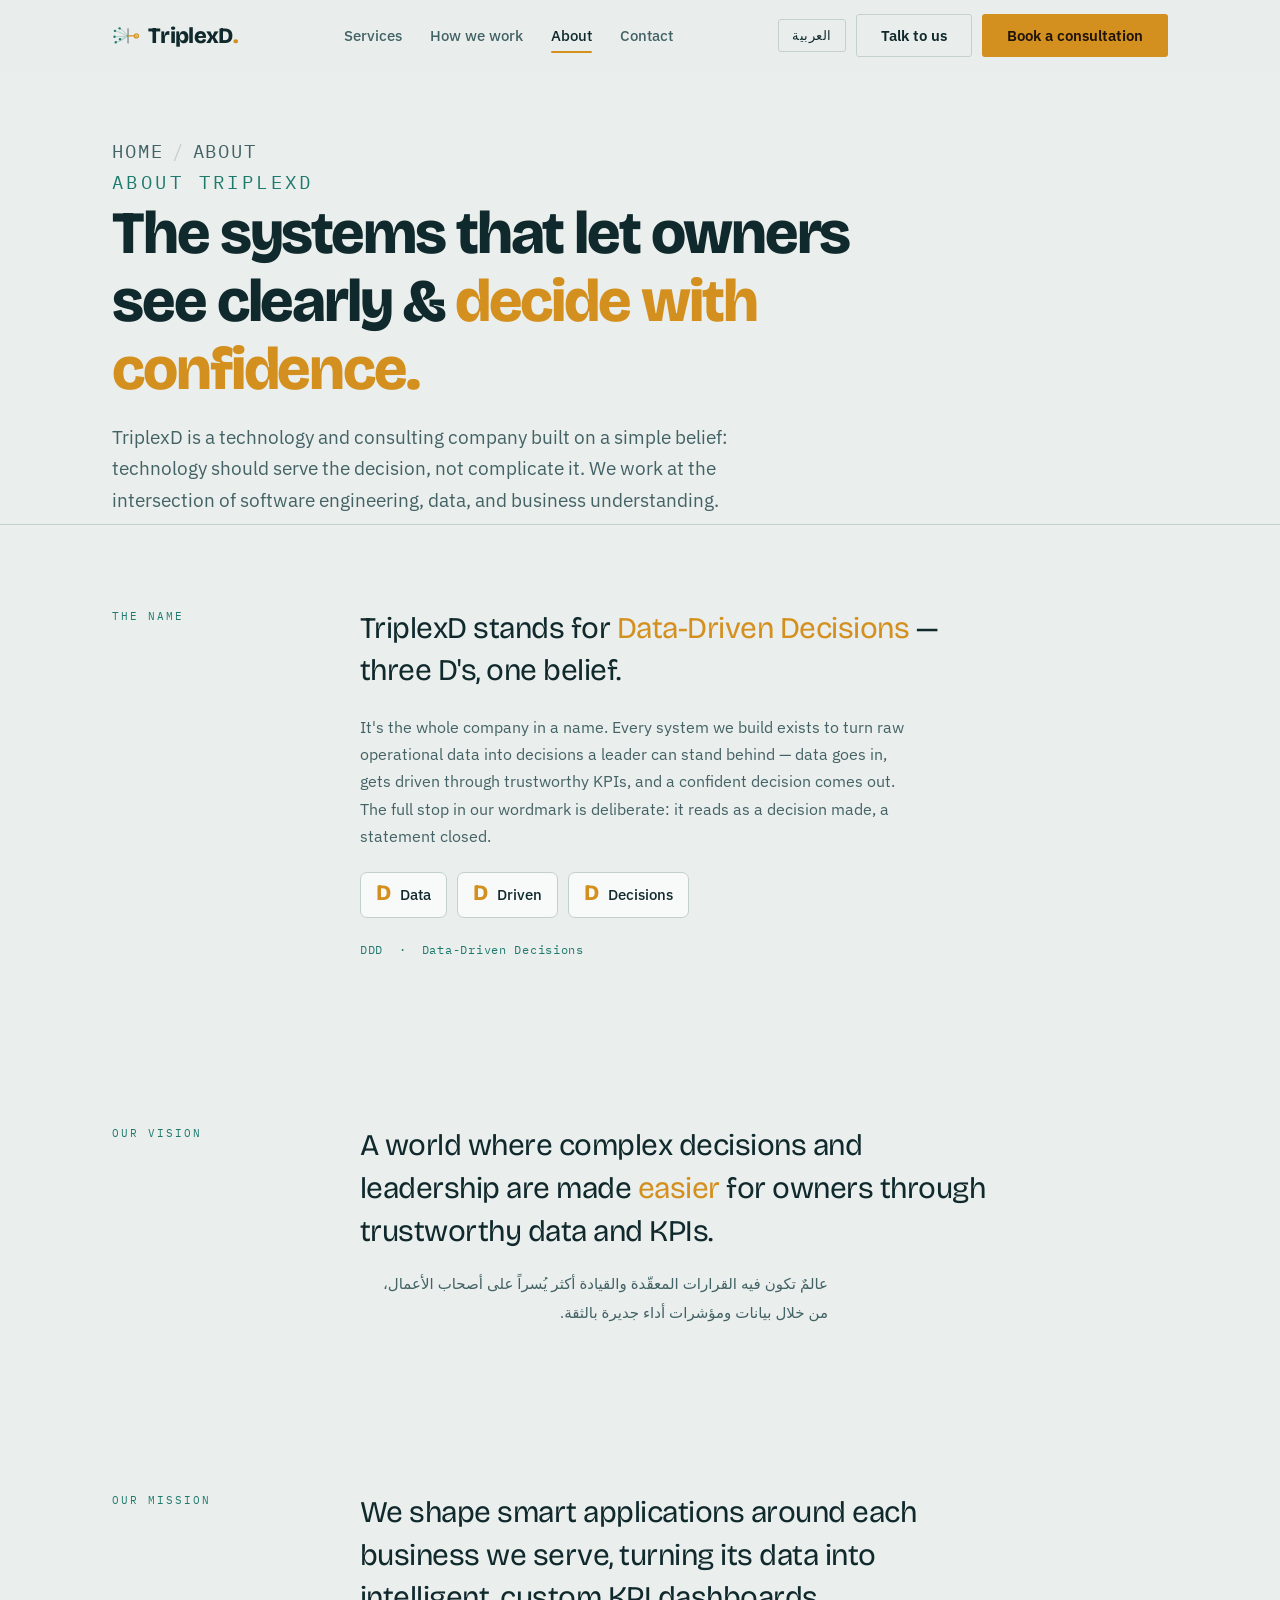
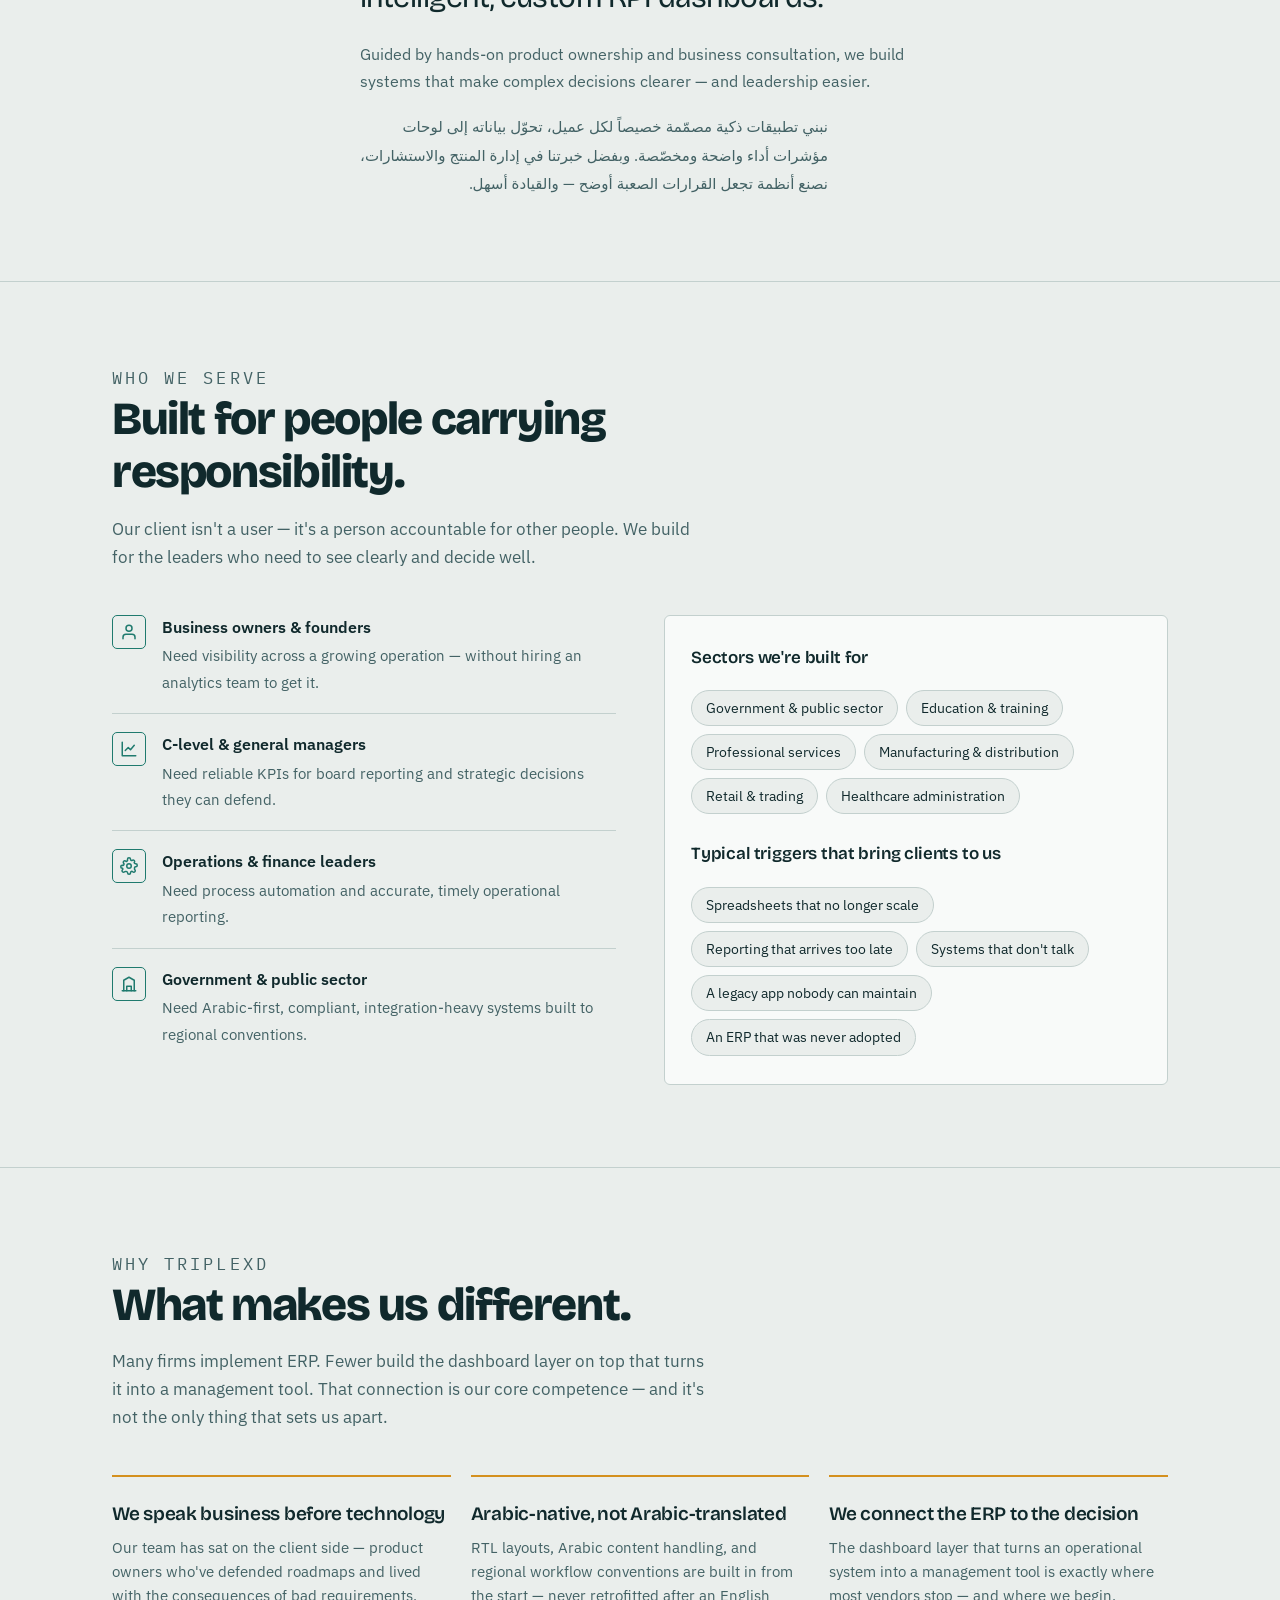
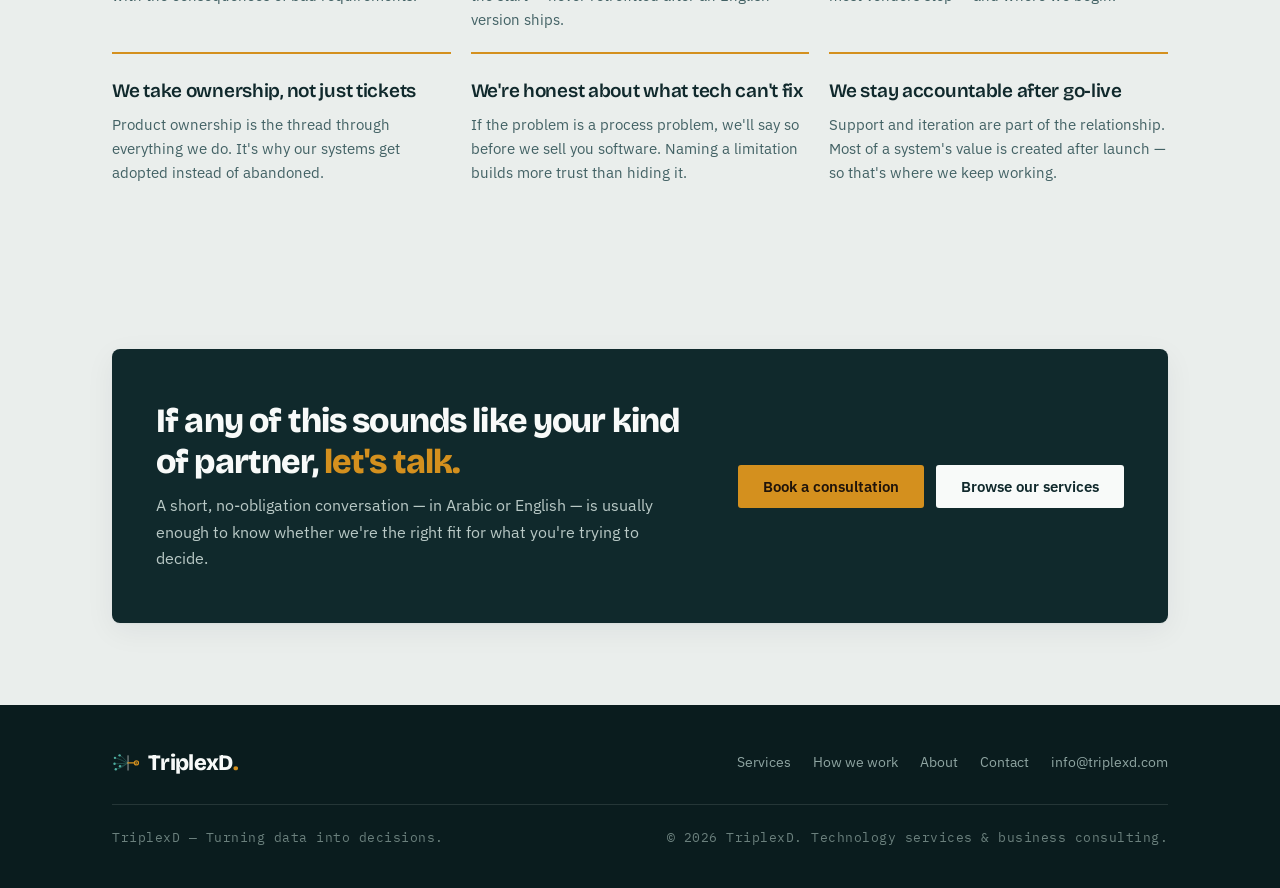
<file: about.html>
<!DOCTYPE html>
<html lang="en">
<head>
<meta charset="utf-8">
<meta name="viewport" content="width=device-width, initial-scale=1">
<title>About — TriplexD</title>
<meta name="description" content="Who TriplexD is: our name, vision, and mission; the leaders we serve; and what makes us different. Built on a simple belief — technology should serve the decision, not complicate it.">
<meta name="theme-color" content="#10292C">
<script>(function(){try{if(localStorage.getItem('triplexd-lang')==='ar'){document.documentElement.lang='ar';document.documentElement.dir='rtl';}}catch(e){}})();</script>
<link rel="preconnect" href="https://fonts.googleapis.com">
<link rel="preconnect" href="https://fonts.gstatic.com" crossorigin>
<link href="https://fonts.googleapis.com/css2?family=Bricolage+Grotesque:opsz,wght@12..96,400;12..96,600;12..96,800&family=IBM+Plex+Mono:wght@400;500&family=IBM+Plex+Sans:wght@400;500;600&family=IBM+Plex+Sans+Arabic:wght@400;500;600;700&display=swap" rel="stylesheet">
<link rel="icon" href="assets/brand/triplexd-favicon.svg">
<link rel="stylesheet" href="assets/css/style.css">
</head>
<body>

<a class="skip" href="#main" data-i18n="skip">Skip to content</a>

<nav class="nav" id="nav">
  <div class="nav-inner">
    <a class="brand" href="index.html" aria-label="TriplexD home"><svg class="mark" viewBox="0 0 64 64" xmlns="http://www.w3.org/2000/svg" aria-hidden="true"><g transform="translate(-1,1)"><g fill="#1F7A6E"><circle cx="8" cy="20" r="2.8"/><circle cx="7" cy="34" r="2.8"/><circle cx="10" cy="47" r="2.8"/><circle cx="19" cy="14" r="2.8"/><circle cx="20" cy="40" r="2.8"/></g><g fill="none" stroke="#1F7A6E" stroke-width="1.5" opacity=".45"><path d="M8 20 C 24 24, 30 30, 39 32"/><path d="M7 34 C 22 34, 30 33, 39 32"/><path d="M10 47 C 26 44, 32 36, 39 32"/><path d="M19 14 C 30 20, 34 28, 39 32"/><path d="M20 40 C 30 38, 34 34, 39 32"/></g><line x1="39" y1="14" x2="39" y2="50" stroke="#10292C" stroke-width="1.5"/><line x1="39" y1="32" x2="55" y2="32" stroke="#D4901E" stroke-width="3.2" stroke-linecap="round"/><circle cx="59" cy="32" r="4.8" fill="none" stroke="#D4901E" stroke-width="3.2"/><circle cx="59" cy="32" r="1.8" fill="#D4901E"/></g></svg><span class="wm">TriplexD<span class="dot">.</span></span></a>
    <div class="nav-links" id="navLinks">
      <a href="services.html" data-i18n="nav.services">Services</a>
      <a href="how-we-work.html" data-i18n="nav.how">How we work</a>
      <a href="about.html" aria-current="page" data-i18n="nav.about">About</a>
      <a href="contact.html" data-i18n="nav.contact">Contact</a>
    </div>
    <div class="nav-cta">
      <button class="lang-toggle" id="langToggle" type="button" aria-label="Switch language — تبديل اللغة">العربية</button>
      <a class="btn btn-ghost" href="contact.html" data-i18n="nav.talk">Talk to us</a>
      <a class="btn btn-primary" href="contact.html" data-i18n="nav.book">Book a consultation</a>
      <button class="nav-toggle" id="navToggle" aria-label="Toggle menu" aria-expanded="false">
        <svg viewBox="0 0 24 24" fill="none" stroke="currentColor" stroke-width="2" stroke-linecap="round"><line x1="4" y1="7" x2="20" y2="7"/><line x1="4" y1="12" x2="20" y2="12"/><line x1="4" y1="17" x2="20" y2="17"/></svg>
      </button>
    </div>
  </div>
</nav>

<main id="main">

<header class="pagehead">
  <div class="wrap">
    <p class="crumbs"><a href="index.html" data-i18n="nav.home">Home</a><span class="sep">/</span><span data-i18n="about.crumb">About</span></p>
    <p class="eyebrow" data-i18n="about.eyebrow">About TriplexD</p>
    <h1 data-i18n="about.h1">The systems that let owners see clearly &amp; <span>decide with confidence.</span></h1>
    <p data-i18n="about.p">TriplexD is a technology and consulting company built on a simple belief: technology should serve the decision, not complicate it. We work at the intersection of software engineering, data, and business understanding.</p>
  </div>
</header>

<!-- THE NAME -->
<section class="sec">
  <div class="wrap">
    <div class="statement-grid">
      <p class="eyebrow reveal" data-i18n="name.eyebrow">The name</p>
      <div class="reveal">
        <p class="statement-text" data-i18n="name.stmt">TriplexD stands for <em>Data-Driven Decisions</em> — three D's, one belief.</p>
        <p class="statement-body" data-i18n="name.body">It's the whole company in a name. Every system we build exists to turn raw operational data into decisions a leader can stand behind — data goes in, gets driven through trustworthy KPIs, and a confident decision comes out. The full stop in our wordmark is deliberate: it reads as a decision made, a statement closed.</p>
        <ul class="ddd" aria-label="TriplexD — Data-Driven Decisions">
          <li><b>D</b><span>Data</span></li>
          <li><b>D</b><span>Driven</span></li>
          <li><b>D</b><span>Decisions</span></li>
        </ul>
        <p class="statement-body" style="font-family:var(--mono);font-size:12px;letter-spacing:.06em;color:var(--teal);" data-i18n="name.pron">DDD &nbsp;·&nbsp; Data-Driven Decisions</p>
      </div>
    </div>
  </div>
</section>

<!-- VISION -->
<section class="sec no-top">
  <div class="wrap">
    <div class="statement-grid">
      <p class="eyebrow reveal" data-i18n="vision.eyebrow">Our vision</p>
      <div class="reveal">
        <p class="statement-text" data-i18n="vision.stmt">A world where complex decisions and leadership are made <em>easier</em> for owners through trustworthy data and KPIs.</p>
        <p class="statement-ar" dir="auto" data-i18n="vision.alt">عالمٌ تكون فيه القرارات المعقّدة والقيادة أكثر يُسراً على أصحاب الأعمال، من خلال بيانات ومؤشرات أداء جديرة بالثقة.</p>
      </div>
    </div>
  </div>
</section>

<!-- MISSION -->
<section class="sec no-top">
  <div class="wrap">
    <div class="statement-grid">
      <p class="eyebrow reveal" data-i18n="mission.eyebrow">Our mission</p>
      <div class="reveal">
        <p class="statement-text" data-i18n="mission.stmt">We shape smart applications around each business we serve, turning its data into intelligent, custom KPI dashboards.</p>
        <p class="statement-body" data-i18n="mission.body">Guided by hands-on product ownership and business consultation, we build systems that make complex decisions clearer — and leadership easier.</p>
        <p class="statement-ar" dir="auto" data-i18n="mission.alt">نبني تطبيقات ذكية مصمّمة خصيصاً لكل عميل، تحوّل بياناته إلى لوحات مؤشرات أداء واضحة ومخصّصة. وبفضل خبرتنا في إدارة المنتج والاستشارات، نصنع أنظمة تجعل القرارات الصعبة أوضح — والقيادة أسهل.</p>
      </div>
    </div>
  </div>
</section>

<!-- WHO WE SERVE -->
<section class="sec" id="who">
  <div class="wrap">
    <div class="sec-head reveal">
      <p class="eyebrow" data-i18n="who.eyebrow">Who we serve</p>
      <h2 data-i18n="who.h2">Built for people carrying responsibility.</h2>
      <p data-i18n="who.p">Our client isn't a user — it's a person accountable for other people. We build for the leaders who need to see clearly and decide well.</p>
    </div>
    <div class="serve-grid">
      <ul class="serve-list reveal">
        <li>
          <span class="ic"><svg viewBox="0 0 24 24" fill="none" stroke="currentColor" stroke-width="2" stroke-linecap="round" stroke-linejoin="round"><path d="M20 21v-2a4 4 0 0 0-4-4H8a4 4 0 0 0-4 4v2"/><circle cx="12" cy="7" r="4"/></svg></span>
          <div><b data-i18n="who.o1t">Business owners &amp; founders</b><span data-i18n="who.o1d">Need visibility across a growing operation — without hiring an analytics team to get it.</span></div>
        </li>
        <li>
          <span class="ic"><svg viewBox="0 0 24 24" fill="none" stroke="currentColor" stroke-width="2" stroke-linecap="round" stroke-linejoin="round"><path d="M3 3v18h18"/><path d="M7 14l4-4 3 3 5-6"/></svg></span>
          <div><b data-i18n="who.o2t">C-level &amp; general managers</b><span data-i18n="who.o2d">Need reliable KPIs for board reporting and strategic decisions they can defend.</span></div>
        </li>
        <li>
          <span class="ic"><svg viewBox="0 0 24 24" fill="none" stroke="currentColor" stroke-width="2" stroke-linecap="round" stroke-linejoin="round"><circle cx="12" cy="12" r="3"/><path d="M19.4 15a1.65 1.65 0 0 0 .33 1.82l.06.06a2 2 0 1 1-2.83 2.83l-.06-.06a1.65 1.65 0 0 0-2.82 1.17V21a2 2 0 0 1-4 0v-.09A1.65 1.65 0 0 0 8 19.4a1.65 1.65 0 0 0-1.82.33l-.06.06a2 2 0 1 1-2.83-2.83l.06-.06A1.65 1.65 0 0 0 3.6 15H3a2 2 0 0 1 0-4h.09A1.65 1.65 0 0 0 5 8.4l-.06.06a2 2 0 1 1 2.83-2.83l.06.06A1.65 1.65 0 0 0 10 3.6V3a2 2 0 0 1 4 0v.09a1.65 1.65 0 0 0 2.18 1.52l-.06-.06a2 2 0 1 1 2.83 2.83l-.06.06A1.65 1.65 0 0 0 20.4 9H21a2 2 0 0 1 0 4h-.09a1.65 1.65 0 0 0-1.51 1z"/></svg></span>
          <div><b data-i18n="who.o3t">Operations &amp; finance leaders</b><span data-i18n="who.o3d">Need process automation and accurate, timely operational reporting.</span></div>
        </li>
        <li>
          <span class="ic"><svg viewBox="0 0 24 24" fill="none" stroke="currentColor" stroke-width="2" stroke-linecap="round" stroke-linejoin="round"><path d="M3 21h18"/><path d="M5 21V7l7-4 7 4v14"/><path d="M9 21v-6h6v6"/></svg></span>
          <div><b data-i18n="who.o4t">Government &amp; public sector</b><span data-i18n="who.o4d">Need Arabic-first, compliant, integration-heavy systems built to regional conventions.</span></div>
        </li>
      </ul>

      <div class="sectors reveal">
        <h4 data-i18n="sectors.title">Sectors we're built for</h4>
        <ul>
          <li data-i18n="sec.s1">Government &amp; public sector</li>
          <li data-i18n="sec.s2">Education &amp; training</li>
          <li data-i18n="sec.s3">Professional services</li>
          <li data-i18n="sec.s4">Manufacturing &amp; distribution</li>
          <li data-i18n="sec.s5">Retail &amp; trading</li>
          <li data-i18n="sec.s6">Healthcare administration</li>
        </ul>
        <h4 style="margin-top:26px;" data-i18n="triggers.title">Typical triggers that bring clients to us</h4>
        <ul>
          <li data-i18n="trg.t1">Spreadsheets that no longer scale</li>
          <li data-i18n="trg.t2">Reporting that arrives too late</li>
          <li data-i18n="trg.t3">Systems that don't talk</li>
          <li data-i18n="trg.t4">A legacy app nobody can maintain</li>
          <li data-i18n="trg.t5">An ERP that was never adopted</li>
        </ul>
      </div>
    </div>
  </div>
</section>

<!-- WHY TRIPLEXD -->
<section class="sec" id="why">
  <div class="wrap">
    <div class="sec-head reveal">
      <p class="eyebrow" data-i18n="why.eyebrow">Why TriplexD</p>
      <h2 data-i18n="why.h2b">What makes us different.</h2>
      <p data-i18n="why.pb">Many firms implement ERP. Fewer build the dashboard layer on top that turns it into a management tool. That connection is our core competence — and it's not the only thing that sets us apart.</p>
    </div>
    <div class="diff-grid">
      <div class="diff reveal"><h3 data-i18n="diff.speak.t">We speak business before technology</h3><p data-i18n="diff.speak.d">Our team has sat on the client side — product owners on real programs who've defended roadmaps and lived with the consequences of bad requirements.</p></div>
      <div class="diff reveal"><h3 data-i18n="diff.arabic.t">Arabic-native, not Arabic-translated</h3><p data-i18n="diff.arabic.d">RTL layouts, Arabic content handling, and regional workflow conventions are built in from the start — never retrofitted after an English version ships.</p></div>
      <div class="diff reveal"><h3 data-i18n="diff.connect.t">We connect the ERP to the decision</h3><p data-i18n="diff.connect.d">The dashboard layer that turns an operational system into a management tool is exactly where most vendors stop — and where we begin.</p></div>
      <div class="diff reveal"><h3 data-i18n="diff.own.t">We take ownership, not just tickets</h3><p data-i18n="diff.own.d">Product ownership is the thread through everything we do. It's why our systems get adopted instead of abandoned.</p></div>
      <div class="diff reveal"><h3 data-i18n="diff.honest.t">We're honest about what tech can't fix</h3><p data-i18n="diff.honest.d">If the problem is a process problem, we'll say so before we sell you software. Naming a limitation builds more trust than hiding it.</p></div>
      <div class="diff reveal"><h3 data-i18n="diff.stay.t">We stay accountable after go-live</h3><p data-i18n="diff.stay.d">Support and iteration are part of the relationship. Most of a system's value is created after launch — so that's where we keep working.</p></div>
    </div>
  </div>
</section>

<section class="sec no-top">
  <div class="wrap">
    <div class="cta-band reveal">
      <div>
        <h3 data-i18n="cta.about.h">If any of this sounds like your kind of partner, <span>let's talk.</span></h3>
        <p data-i18n="cta.about.p">A short, no-obligation conversation — in Arabic or English — is usually enough to know whether we're the right fit for what you're trying to decide.</p>
      </div>
      <div class="btn-actions">
        <a class="btn btn-primary" href="contact.html" data-i18n="btn.bookConsult">Book a consultation</a>
        <a class="btn btn-light" href="services.html" data-i18n="btn.browseServices">Browse our services</a>
      </div>
    </div>
  </div>
</section>

</main>

<footer class="footer">
  <div class="wrap">
    <div class="footer-inner">
      <a class="brand" href="index.html"><svg class="mark" viewBox="0 0 64 64" xmlns="http://www.w3.org/2000/svg" aria-hidden="true"><g transform="translate(-1,1)"><g fill="#4FB0A2"><circle cx="8" cy="20" r="2.8"/><circle cx="7" cy="34" r="2.8"/><circle cx="10" cy="47" r="2.8"/><circle cx="19" cy="14" r="2.8"/><circle cx="20" cy="40" r="2.8"/></g><g fill="none" stroke="#4FB0A2" stroke-width="1.5" opacity=".5"><path d="M8 20 C 24 24, 30 30, 39 32"/><path d="M7 34 C 22 34, 30 33, 39 32"/><path d="M10 47 C 26 44, 32 36, 39 32"/><path d="M19 14 C 30 20, 34 28, 39 32"/><path d="M20 40 C 30 38, 34 34, 39 32"/></g><line x1="39" y1="14" x2="39" y2="50" stroke="#EAEEEC" stroke-width="1.5"/><line x1="39" y1="32" x2="55" y2="32" stroke="#D4901E" stroke-width="3.2" stroke-linecap="round"/><circle cx="59" cy="32" r="4.8" fill="none" stroke="#D4901E" stroke-width="3.2"/><circle cx="59" cy="32" r="1.8" fill="#D4901E"/></g></svg><span class="wm">TriplexD<span class="dot">.</span></span></a>
      <div class="footer-links">
        <a href="services.html" data-i18n="nav.services">Services</a>
        <a href="how-we-work.html" data-i18n="nav.how">How we work</a>
        <a href="about.html" data-i18n="nav.about">About</a>
        <a href="contact.html" data-i18n="nav.contact">Contact</a>
        <a href="mailto:info@triplexd.com">info@triplexd.com</a>
      </div>
    </div>
    <div class="footer-legal">
      <span data-i18n="foot.tag">TriplexD — Turning data into decisions.</span>
      <span data-i18n="foot.rights">© <span id="year">2026</span> TriplexD. Technology services &amp; business consulting.</span>
    </div>
  </div>
</footer>

<script src="assets/js/i18n.js"></script>
<script src="assets/js/main.js"></script>
</body>
</html>
</file>
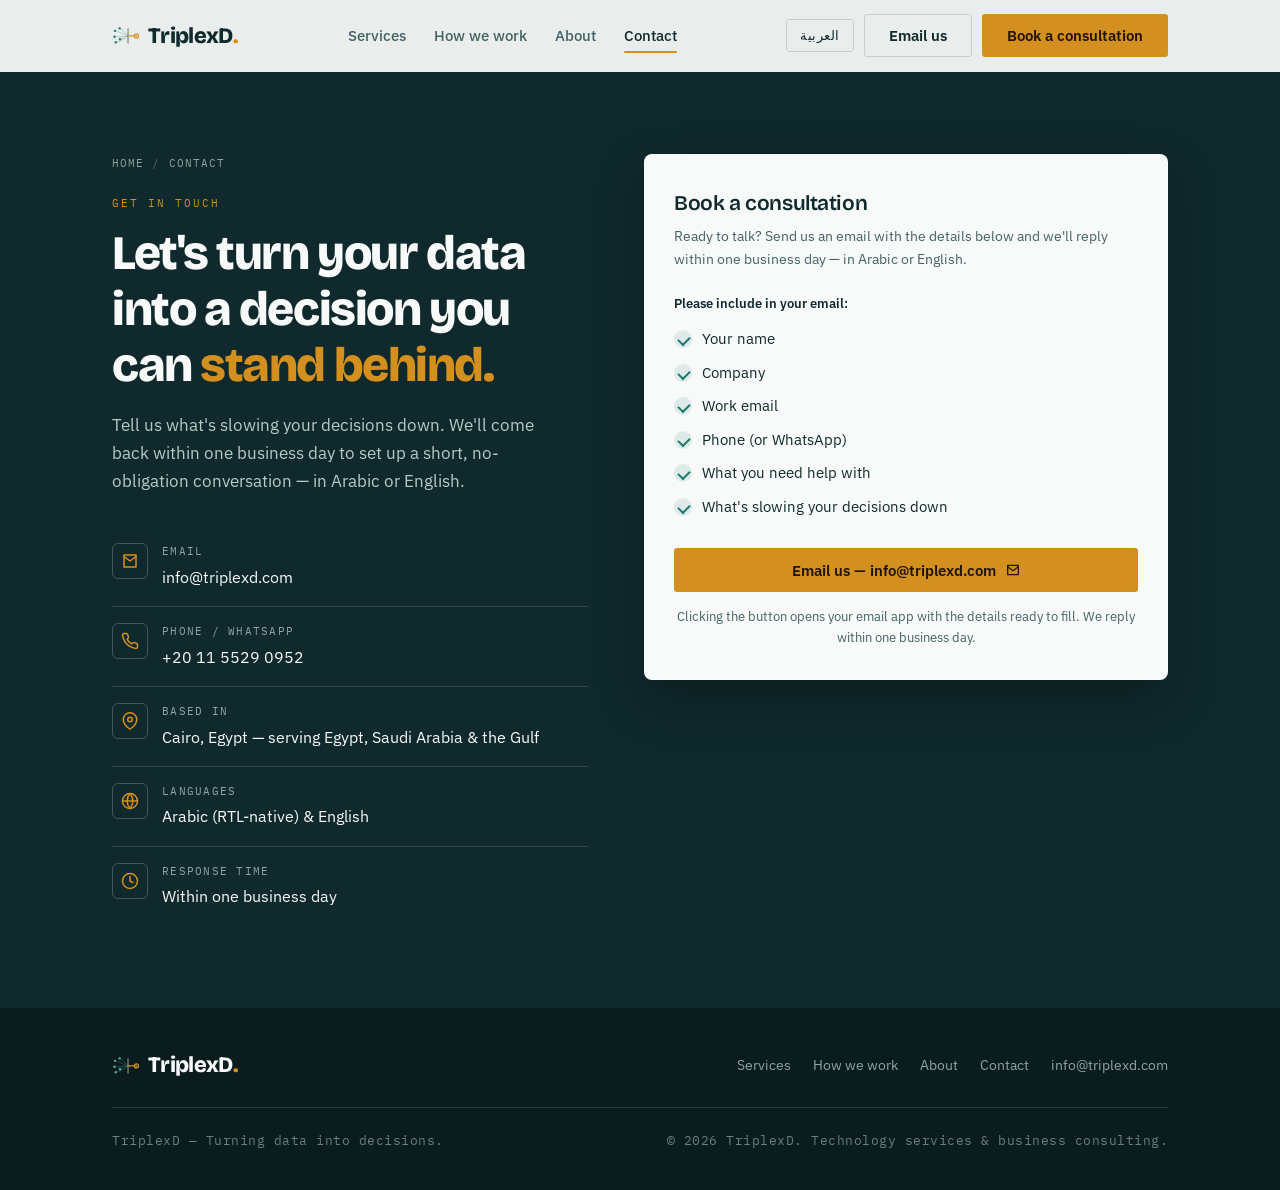
<file: contact.html>
<!DOCTYPE html>
<html lang="en">
<head>
<meta charset="utf-8">
<meta name="viewport" content="width=device-width, initial-scale=1">
<title>Contact — TriplexD</title>
<meta name="description" content="Tell us what's slowing your decisions down. We'll reply within one business day to set up a short, no-obligation consultation — in Arabic or English.">
<meta name="theme-color" content="#10292C">
<script>(function(){try{if(localStorage.getItem('triplexd-lang')==='ar'){document.documentElement.lang='ar';document.documentElement.dir='rtl';}}catch(e){}})();</script>
<link rel="preconnect" href="https://fonts.googleapis.com">
<link rel="preconnect" href="https://fonts.gstatic.com" crossorigin>
<link href="https://fonts.googleapis.com/css2?family=Bricolage+Grotesque:opsz,wght@12..96,400;12..96,600;12..96,800&family=IBM+Plex+Mono:wght@400;500&family=IBM+Plex+Sans:wght@400;500;600&family=IBM+Plex+Sans+Arabic:wght@400;500;600;700&display=swap" rel="stylesheet">
<link rel="icon" href="assets/brand/triplexd-favicon.svg">
<link rel="stylesheet" href="assets/css/style.css">
</head>
<body>

<a class="skip" href="#main" data-i18n="skip">Skip to content</a>

<nav class="nav" id="nav">
  <div class="nav-inner">
    <a class="brand" href="index.html" aria-label="TriplexD home"><svg class="mark" viewBox="0 0 64 64" xmlns="http://www.w3.org/2000/svg" aria-hidden="true"><g transform="translate(-1,1)"><g fill="#1F7A6E"><circle cx="8" cy="20" r="2.8"/><circle cx="7" cy="34" r="2.8"/><circle cx="10" cy="47" r="2.8"/><circle cx="19" cy="14" r="2.8"/><circle cx="20" cy="40" r="2.8"/></g><g fill="none" stroke="#1F7A6E" stroke-width="1.5" opacity=".45"><path d="M8 20 C 24 24, 30 30, 39 32"/><path d="M7 34 C 22 34, 30 33, 39 32"/><path d="M10 47 C 26 44, 32 36, 39 32"/><path d="M19 14 C 30 20, 34 28, 39 32"/><path d="M20 40 C 30 38, 34 34, 39 32"/></g><line x1="39" y1="14" x2="39" y2="50" stroke="#10292C" stroke-width="1.5"/><line x1="39" y1="32" x2="55" y2="32" stroke="#D4901E" stroke-width="3.2" stroke-linecap="round"/><circle cx="59" cy="32" r="4.8" fill="none" stroke="#D4901E" stroke-width="3.2"/><circle cx="59" cy="32" r="1.8" fill="#D4901E"/></g></svg><span class="wm">TriplexD<span class="dot">.</span></span></a>
    <div class="nav-links" id="navLinks">
      <a href="services.html" data-i18n="nav.services">Services</a>
      <a href="how-we-work.html" data-i18n="nav.how">How we work</a>
      <a href="about.html" data-i18n="nav.about">About</a>
      <a href="contact.html" aria-current="page" data-i18n="nav.contact">Contact</a>
    </div>
    <div class="nav-cta">
      <button class="lang-toggle" id="langToggle" type="button" aria-label="Switch language — تبديل اللغة">العربية</button>
      <a class="btn btn-ghost" href="mailto:info@triplexd.com" data-i18n="nav.email">Email us</a>
      <a class="btn btn-primary" href="#emailCard" data-i18n="nav.book">Book a consultation</a>
      <button class="nav-toggle" id="navToggle" aria-label="Toggle menu" aria-expanded="false">
        <svg viewBox="0 0 24 24" fill="none" stroke="currentColor" stroke-width="2" stroke-linecap="round"><line x1="4" y1="7" x2="20" y2="7"/><line x1="4" y1="12" x2="20" y2="12"/><line x1="4" y1="17" x2="20" y2="17"/></svg>
      </button>
    </div>
  </div>
</nav>

<main id="main">

<section class="contact" id="contact">
  <div class="wrap">
    <div class="contact-grid">
      <div>
        <p class="crumbs" style="color:#8fa5a2;"><a href="index.html" style="color:#8fa5a2;" data-i18n="nav.home">Home</a><span class="sep" style="color:rgba(195,208,206,.4);">/</span><span data-i18n="contact.crumb">Contact</span></p>
        <p class="eyebrow" data-i18n="contact.eyebrow">Get in touch</p>
        <h2 data-i18n="contact.h2">Let's turn your data into a decision you can <span>stand behind.</span></h2>
        <p class="contact-lede" data-i18n="contact.lede">Tell us what's slowing your decisions down. We'll come back within one business day to set up a short, no-obligation conversation — in Arabic or English.</p>

        <ul class="contact-info">
          <li>
            <span class="ic"><svg viewBox="0 0 24 24" fill="none" stroke="currentColor" stroke-width="2" stroke-linecap="round" stroke-linejoin="round"><path d="M4 4h16v16H4z"/><path d="M4 6l8 6 8-6"/></svg></span>
            <div><p class="lbl" data-i18n="ci.emailL">Email</p><a href="mailto:info@triplexd.com">info@triplexd.com</a></div>
          </li>
          <li>
            <span class="ic"><svg viewBox="0 0 24 24" fill="none" stroke="currentColor" stroke-width="2" stroke-linecap="round" stroke-linejoin="round"><path d="M22 16.9v3a2 2 0 0 1-2.2 2 19.8 19.8 0 0 1-8.6-3 19.5 19.5 0 0 1-6-6 19.8 19.8 0 0 1-3-8.6A2 2 0 0 1 4.1 2h3a2 2 0 0 1 2 1.7c.1.9.4 1.8.7 2.7a2 2 0 0 1-.5 2.1L8.1 9.9a16 16 0 0 0 6 6l1.4-1.2a2 2 0 0 1 2.1-.5c.9.3 1.8.6 2.7.7a2 2 0 0 1 1.7 2z"/></svg></span>
            <div><p class="lbl" data-i18n="ci.phoneL">Phone / WhatsApp</p><a href="tel:+201155290952" dir="ltr">+20 11 5529 0952</a></div>
          </li>
          <li>
            <span class="ic"><svg viewBox="0 0 24 24" fill="none" stroke="currentColor" stroke-width="2" stroke-linecap="round" stroke-linejoin="round"><path d="M21 10c0 7-9 13-9 13s-9-6-9-13a9 9 0 0 1 18 0z"/><circle cx="12" cy="10" r="3"/></svg></span>
            <div><p class="lbl" data-i18n="ci.basedL">Based in</p><span data-i18n="ci.basedV">Cairo, Egypt — serving Egypt, Saudi Arabia &amp; the Gulf</span></div>
          </li>
          <li>
            <span class="ic"><svg viewBox="0 0 24 24" fill="none" stroke="currentColor" stroke-width="2" stroke-linecap="round" stroke-linejoin="round"><path d="M12 2a10 10 0 1 0 0 20 10 10 0 0 0 0-20z"/><path d="M2 12h20"/><path d="M12 2a15 15 0 0 1 0 20 15 15 0 0 1 0-20z"/></svg></span>
            <div><p class="lbl" data-i18n="ci.langL">Languages</p><span data-i18n="ci.langV">Arabic (RTL-native) &amp; English</span></div>
          </li>
          <li>
            <span class="ic"><svg viewBox="0 0 24 24" fill="none" stroke="currentColor" stroke-width="2" stroke-linecap="round" stroke-linejoin="round"><circle cx="12" cy="12" r="10"/><path d="M12 6v6l4 2"/></svg></span>
            <div><p class="lbl" data-i18n="ci.respL">Response time</p><span data-i18n="ci.respV">Within one business day</span></div>
          </li>
        </ul>
      </div>

      <div class="form-card" id="emailCard">
        <h3 data-i18n="mail.title">Book a consultation</h3>
        <p class="fnote" data-i18n="mail.note">Ready to talk? Send us an email with the details below and we'll reply within one business day — in Arabic or English.</p>

        <p class="inc-title" data-i18n="mail.include">Please include in your email:</p>
        <ul class="inc-list">
          <li data-i18n="inc.name">Your name</li>
          <li data-i18n="inc.company">Company</li>
          <li data-i18n="inc.email">Work email</li>
          <li data-i18n="inc.phone">Phone (or WhatsApp)</li>
          <li data-i18n="inc.help">What you need help with</li>
          <li data-i18n="inc.msg">What's slowing your decisions down</li>
        </ul>

        <a class="btn btn-primary form-submit" id="emailBtn" href="mailto:info@triplexd.com">
          <span data-i18n="mail.btn">Email us — info@triplexd.com</span>
          <svg viewBox="0 0 24 24" fill="none" stroke="currentColor" stroke-width="2" stroke-linecap="round" stroke-linejoin="round"><path d="M4 5h16v14H4z"/><path d="M4 7l8 6 8-6"/></svg>
        </a>
        <p class="form-legal" data-i18n="form.legal">Clicking the button opens your email app with the details ready to fill. We reply within one business day.</p>
      </div>
    </div>
  </div>
</section>

</main>

<footer class="footer">
  <div class="wrap">
    <div class="footer-inner">
      <a class="brand" href="index.html"><svg class="mark" viewBox="0 0 64 64" xmlns="http://www.w3.org/2000/svg" aria-hidden="true"><g transform="translate(-1,1)"><g fill="#4FB0A2"><circle cx="8" cy="20" r="2.8"/><circle cx="7" cy="34" r="2.8"/><circle cx="10" cy="47" r="2.8"/><circle cx="19" cy="14" r="2.8"/><circle cx="20" cy="40" r="2.8"/></g><g fill="none" stroke="#4FB0A2" stroke-width="1.5" opacity=".5"><path d="M8 20 C 24 24, 30 30, 39 32"/><path d="M7 34 C 22 34, 30 33, 39 32"/><path d="M10 47 C 26 44, 32 36, 39 32"/><path d="M19 14 C 30 20, 34 28, 39 32"/><path d="M20 40 C 30 38, 34 34, 39 32"/></g><line x1="39" y1="14" x2="39" y2="50" stroke="#EAEEEC" stroke-width="1.5"/><line x1="39" y1="32" x2="55" y2="32" stroke="#D4901E" stroke-width="3.2" stroke-linecap="round"/><circle cx="59" cy="32" r="4.8" fill="none" stroke="#D4901E" stroke-width="3.2"/><circle cx="59" cy="32" r="1.8" fill="#D4901E"/></g></svg><span class="wm">TriplexD<span class="dot">.</span></span></a>
      <div class="footer-links">
        <a href="services.html" data-i18n="nav.services">Services</a>
        <a href="how-we-work.html" data-i18n="nav.how">How we work</a>
        <a href="about.html" data-i18n="nav.about">About</a>
        <a href="contact.html" data-i18n="nav.contact">Contact</a>
        <a href="mailto:info@triplexd.com">info@triplexd.com</a>
      </div>
    </div>
    <div class="footer-legal">
      <span data-i18n="foot.tag">TriplexD — Turning data into decisions.</span>
      <span data-i18n="foot.rights">© <span id="year">2026</span> TriplexD. Technology services &amp; business consulting.</span>
    </div>
  </div>
</footer>

<script src="assets/js/i18n.js"></script>
<script src="assets/js/main.js"></script>
</body>
</html>
</file>
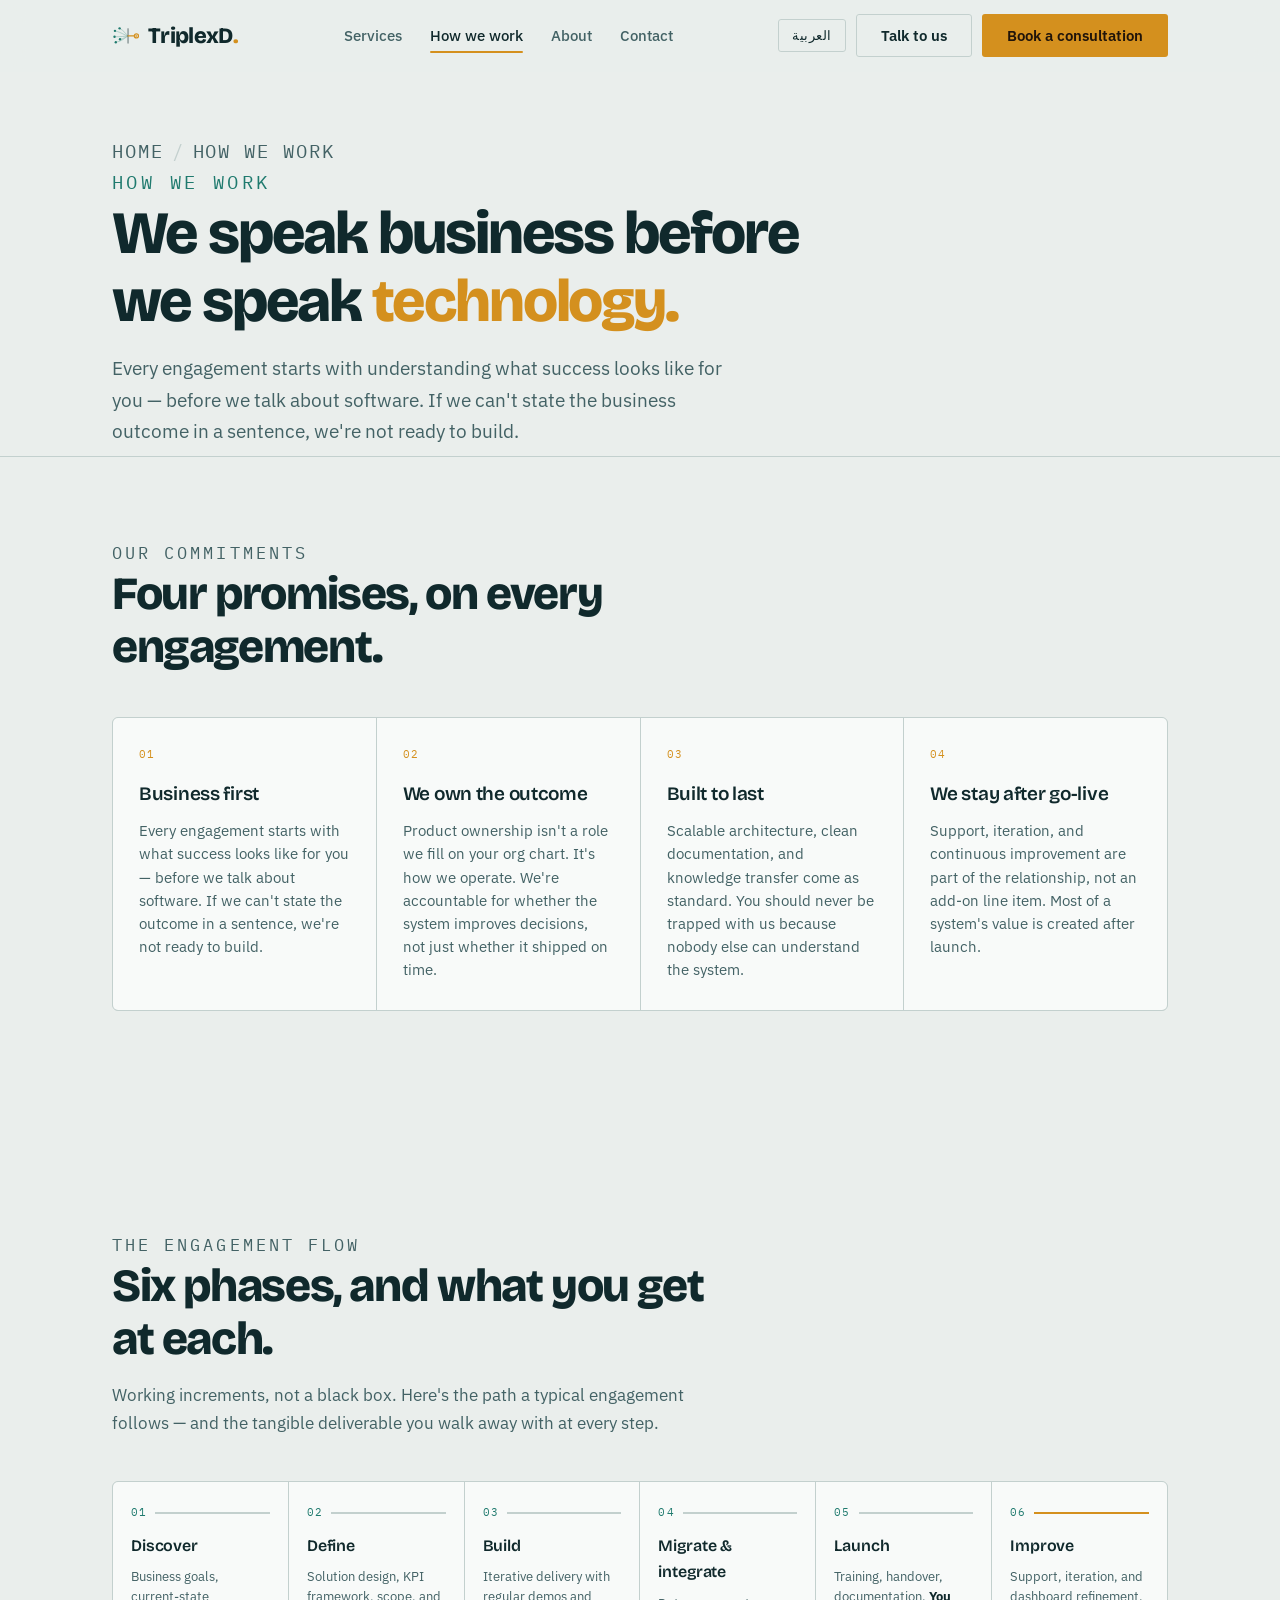
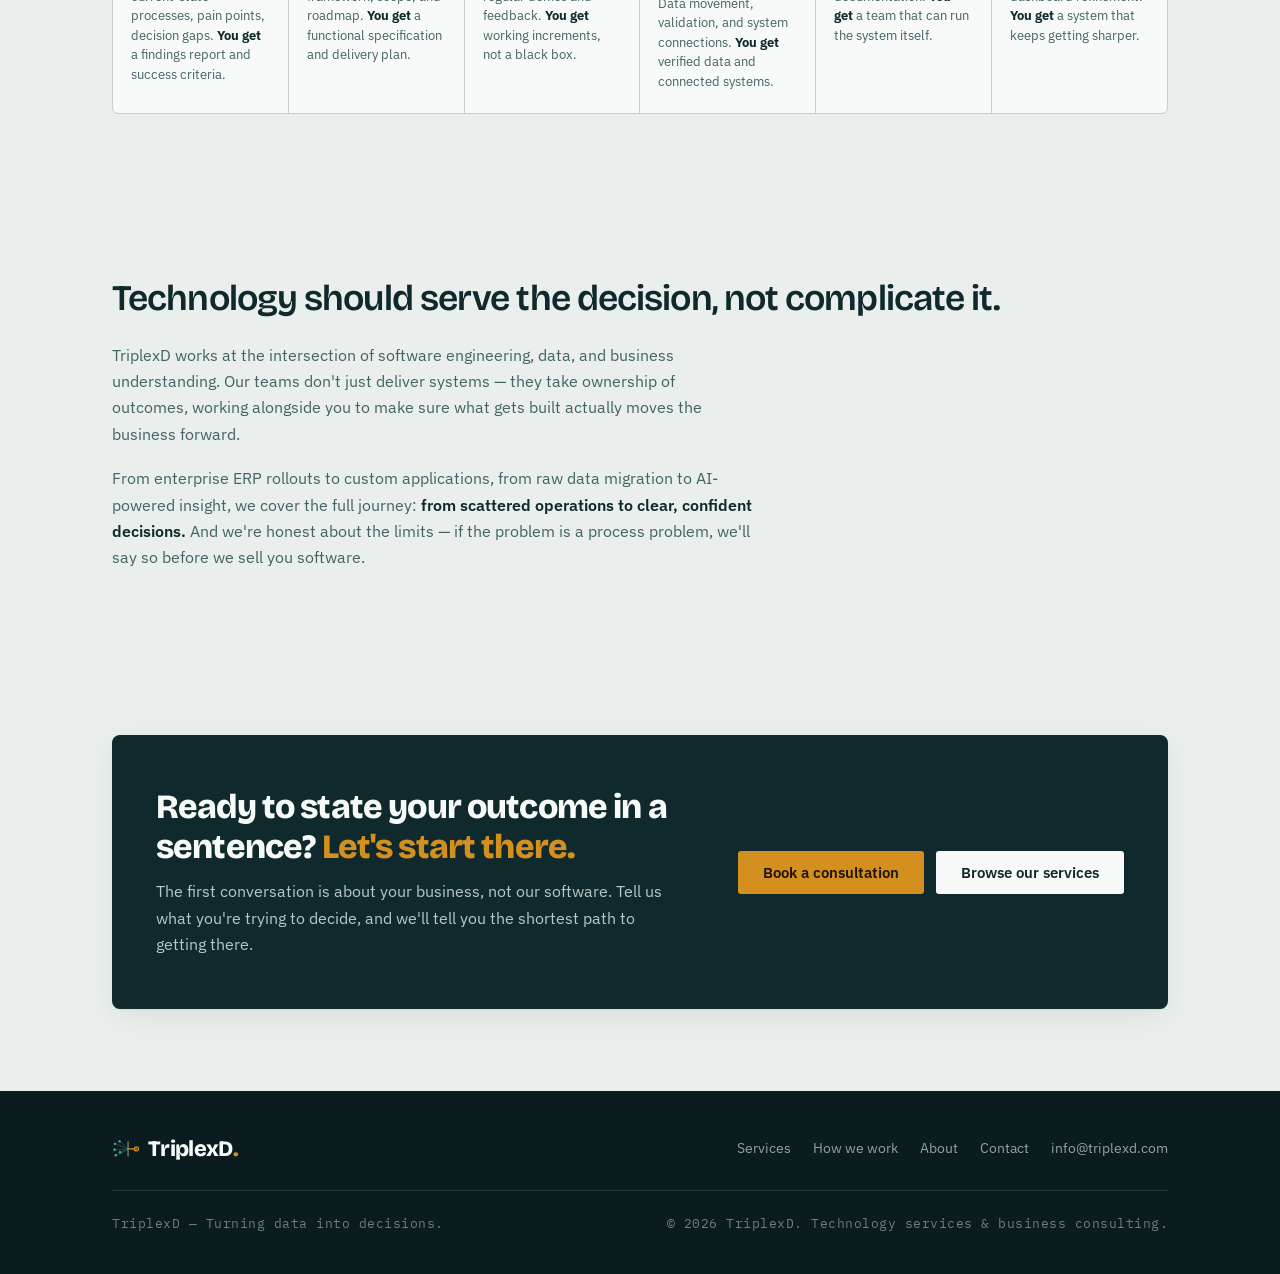
<file: how-we-work.html>
<!DOCTYPE html>
<html lang="en">
<head>
<meta charset="utf-8">
<meta name="viewport" content="width=device-width, initial-scale=1">
<title>How we work — TriplexD</title>
<meta name="description" content="Four commitments on every engagement, and a six-phase flow from discovery to continuous improvement. We speak business before we speak technology.">
<meta name="theme-color" content="#10292C">
<script>(function(){try{if(localStorage.getItem('triplexd-lang')==='ar'){document.documentElement.lang='ar';document.documentElement.dir='rtl';}}catch(e){}})();</script>
<link rel="preconnect" href="https://fonts.googleapis.com">
<link rel="preconnect" href="https://fonts.gstatic.com" crossorigin>
<link href="https://fonts.googleapis.com/css2?family=Bricolage+Grotesque:opsz,wght@12..96,400;12..96,600;12..96,800&family=IBM+Plex+Mono:wght@400;500&family=IBM+Plex+Sans:wght@400;500;600&family=IBM+Plex+Sans+Arabic:wght@400;500;600;700&display=swap" rel="stylesheet">
<link rel="icon" href="assets/brand/triplexd-favicon.svg">
<link rel="stylesheet" href="assets/css/style.css">
</head>
<body>

<a class="skip" href="#main" data-i18n="skip">Skip to content</a>

<nav class="nav" id="nav">
  <div class="nav-inner">
    <a class="brand" href="index.html" aria-label="TriplexD home"><svg class="mark" viewBox="0 0 64 64" xmlns="http://www.w3.org/2000/svg" aria-hidden="true"><g transform="translate(-1,1)"><g fill="#1F7A6E"><circle cx="8" cy="20" r="2.8"/><circle cx="7" cy="34" r="2.8"/><circle cx="10" cy="47" r="2.8"/><circle cx="19" cy="14" r="2.8"/><circle cx="20" cy="40" r="2.8"/></g><g fill="none" stroke="#1F7A6E" stroke-width="1.5" opacity=".45"><path d="M8 20 C 24 24, 30 30, 39 32"/><path d="M7 34 C 22 34, 30 33, 39 32"/><path d="M10 47 C 26 44, 32 36, 39 32"/><path d="M19 14 C 30 20, 34 28, 39 32"/><path d="M20 40 C 30 38, 34 34, 39 32"/></g><line x1="39" y1="14" x2="39" y2="50" stroke="#10292C" stroke-width="1.5"/><line x1="39" y1="32" x2="55" y2="32" stroke="#D4901E" stroke-width="3.2" stroke-linecap="round"/><circle cx="59" cy="32" r="4.8" fill="none" stroke="#D4901E" stroke-width="3.2"/><circle cx="59" cy="32" r="1.8" fill="#D4901E"/></g></svg><span class="wm">TriplexD<span class="dot">.</span></span></a>
    <div class="nav-links" id="navLinks">
      <a href="services.html" data-i18n="nav.services">Services</a>
      <a href="how-we-work.html" aria-current="page" data-i18n="nav.how">How we work</a>
      <a href="about.html" data-i18n="nav.about">About</a>
      <a href="contact.html" data-i18n="nav.contact">Contact</a>
    </div>
    <div class="nav-cta">
      <button class="lang-toggle" id="langToggle" type="button" aria-label="Switch language — تبديل اللغة">العربية</button>
      <a class="btn btn-ghost" href="contact.html" data-i18n="nav.talk">Talk to us</a>
      <a class="btn btn-primary" href="contact.html" data-i18n="nav.book">Book a consultation</a>
      <button class="nav-toggle" id="navToggle" aria-label="Toggle menu" aria-expanded="false">
        <svg viewBox="0 0 24 24" fill="none" stroke="currentColor" stroke-width="2" stroke-linecap="round"><line x1="4" y1="7" x2="20" y2="7"/><line x1="4" y1="12" x2="20" y2="12"/><line x1="4" y1="17" x2="20" y2="17"/></svg>
      </button>
    </div>
  </div>
</nav>

<main id="main">

<header class="pagehead">
  <div class="wrap">
    <p class="crumbs"><a href="index.html" data-i18n="nav.home">Home</a><span class="sep">/</span><span data-i18n="how.crumb">How we work</span></p>
    <p class="eyebrow" data-i18n="how.eyebrow">How we work</p>
    <h1 data-i18n="how.h1">We speak business before we speak <span>technology.</span></h1>
    <p data-i18n="how.p">Every engagement starts with understanding what success looks like for you — before we talk about software. If we can't state the business outcome in a sentence, we're not ready to build.</p>
  </div>
</header>

<!-- COMMITMENTS -->
<section class="sec">
  <div class="wrap">
    <div class="sec-head reveal">
      <p class="eyebrow" data-i18n="commit.eyebrow">Our commitments</p>
      <h2 data-i18n="commit.h2">Four promises, on every engagement.</h2>
    </div>
    <div class="commit-grid">
      <div class="commit reveal"><p class="n">01</p><h3 data-i18n="commit.1t">Business first</h3><p data-i18n="commit.1d">Every engagement starts with what success looks like for you — before we talk about software. If we can't state the outcome in a sentence, we're not ready to build.</p></div>
      <div class="commit reveal"><p class="n">02</p><h3 data-i18n="commit.2t">We own the outcome</h3><p data-i18n="commit.2d">Product ownership isn't a role we fill on your org chart. It's how we operate. We're accountable for whether the system improves decisions, not just whether it shipped on time.</p></div>
      <div class="commit reveal"><p class="n">03</p><h3 data-i18n="commit.3t">Built to last</h3><p data-i18n="commit.3d">Scalable architecture, clean documentation, and knowledge transfer come as standard. You should never be trapped with us because nobody else can understand the system.</p></div>
      <div class="commit reveal"><p class="n">04</p><h3 data-i18n="commit.4t">We stay after go-live</h3><p data-i18n="commit.4d">Support, iteration, and continuous improvement are part of the relationship, not an add-on line item. Most of a system's value is created after launch.</p></div>
    </div>
  </div>
</section>

<!-- FLOW -->
<section class="sec no-top">
  <div class="wrap">
    <div class="sec-head reveal">
      <p class="eyebrow" data-i18n="flow.eyebrow">The engagement flow</p>
      <h2 data-i18n="flow.h2">Six phases, and what you get at each.</h2>
      <p data-i18n="flow.p">Working increments, not a black box. Here's the path a typical engagement follows — and the tangible deliverable you walk away with at every step.</p>
    </div>
    <div class="flow">
      <div class="flow-step reveal"><p class="s">01<span class="bar"></span></p><h4 data-i18n="flow.discover">Discover</h4><p data-i18n="flow.1">Business goals, current-state processes, pain points, decision gaps. <strong style="color:var(--ink)">You get</strong> a findings report and success criteria.</p></div>
      <div class="flow-step reveal"><p class="s">02<span class="bar"></span></p><h4 data-i18n="flow.define">Define</h4><p data-i18n="flow.2">Solution design, KPI framework, scope, and roadmap. <strong style="color:var(--ink)">You get</strong> a functional specification and delivery plan.</p></div>
      <div class="flow-step reveal"><p class="s">03<span class="bar"></span></p><h4 data-i18n="flow.build">Build</h4><p data-i18n="flow.3">Iterative delivery with regular demos and feedback. <strong style="color:var(--ink)">You get</strong> working increments, not a black box.</p></div>
      <div class="flow-step reveal"><p class="s">04<span class="bar"></span></p><h4 data-i18n="flow.migrate">Migrate &amp; integrate</h4><p data-i18n="flow.4">Data movement, validation, and system connections. <strong style="color:var(--ink)">You get</strong> verified data and connected systems.</p></div>
      <div class="flow-step reveal"><p class="s">05<span class="bar"></span></p><h4 data-i18n="flow.launch">Launch</h4><p data-i18n="flow.5">Training, handover, documentation. <strong style="color:var(--ink)">You get</strong> a team that can run the system itself.</p></div>
      <div class="flow-step reveal"><p class="s">06<span class="bar"></span></p><h4 data-i18n="flow.improve">Improve</h4><p data-i18n="flow.6">Support, iteration, and dashboard refinement. <strong style="color:var(--ink)">You get</strong> a system that keeps getting sharper.</p></div>
    </div>
  </div>
</section>

<!-- PHILOSOPHY -->
<section class="sec no-top">
  <div class="wrap prose">
    <div class="reveal">
      <h2 data-i18n="phil.h2">Technology should serve the decision, not complicate it.</h2>
      <p data-i18n="phil.p1">TriplexD works at the intersection of software engineering, data, and business understanding. Our teams don't just deliver systems — they take ownership of outcomes, working alongside you to make sure what gets built actually moves the business forward.</p>
      <p data-i18n="phil.p2">From enterprise ERP rollouts to custom applications, from raw data migration to AI-powered insight, we cover the full journey: <strong>from scattered operations to clear, confident decisions.</strong> And we're honest about the limits — if the problem is a process problem, we'll say so before we sell you software.</p>
    </div>
  </div>
</section>

<section class="sec no-top">
  <div class="wrap">
    <div class="cta-band reveal">
      <div>
        <h3 data-i18n="cta.how.h">Ready to state your outcome in a sentence? <span>Let's start there.</span></h3>
        <p data-i18n="cta.how.p">The first conversation is about your business, not our software. Tell us what you're trying to decide, and we'll tell you the shortest path to getting there.</p>
      </div>
      <div class="btn-actions">
        <a class="btn btn-primary" href="contact.html" data-i18n="btn.bookConsult">Book a consultation</a>
        <a class="btn btn-light" href="services.html" data-i18n="btn.browseServices">Browse our services</a>
      </div>
    </div>
  </div>
</section>

</main>

<footer class="footer">
  <div class="wrap">
    <div class="footer-inner">
      <a class="brand" href="index.html"><svg class="mark" viewBox="0 0 64 64" xmlns="http://www.w3.org/2000/svg" aria-hidden="true"><g transform="translate(-1,1)"><g fill="#4FB0A2"><circle cx="8" cy="20" r="2.8"/><circle cx="7" cy="34" r="2.8"/><circle cx="10" cy="47" r="2.8"/><circle cx="19" cy="14" r="2.8"/><circle cx="20" cy="40" r="2.8"/></g><g fill="none" stroke="#4FB0A2" stroke-width="1.5" opacity=".5"><path d="M8 20 C 24 24, 30 30, 39 32"/><path d="M7 34 C 22 34, 30 33, 39 32"/><path d="M10 47 C 26 44, 32 36, 39 32"/><path d="M19 14 C 30 20, 34 28, 39 32"/><path d="M20 40 C 30 38, 34 34, 39 32"/></g><line x1="39" y1="14" x2="39" y2="50" stroke="#EAEEEC" stroke-width="1.5"/><line x1="39" y1="32" x2="55" y2="32" stroke="#D4901E" stroke-width="3.2" stroke-linecap="round"/><circle cx="59" cy="32" r="4.8" fill="none" stroke="#D4901E" stroke-width="3.2"/><circle cx="59" cy="32" r="1.8" fill="#D4901E"/></g></svg><span class="wm">TriplexD<span class="dot">.</span></span></a>
      <div class="footer-links">
        <a href="services.html" data-i18n="nav.services">Services</a>
        <a href="how-we-work.html" data-i18n="nav.how">How we work</a>
        <a href="about.html" data-i18n="nav.about">About</a>
        <a href="contact.html" data-i18n="nav.contact">Contact</a>
        <a href="mailto:info@triplexd.com">info@triplexd.com</a>
      </div>
    </div>
    <div class="footer-legal">
      <span data-i18n="foot.tag">TriplexD — Turning data into decisions.</span>
      <span data-i18n="foot.rights">© <span id="year">2026</span> TriplexD. Technology services &amp; business consulting.</span>
    </div>
  </div>
</footer>

<script src="assets/js/i18n.js"></script>
<script src="assets/js/main.js"></script>
</body>
</html>
</file>
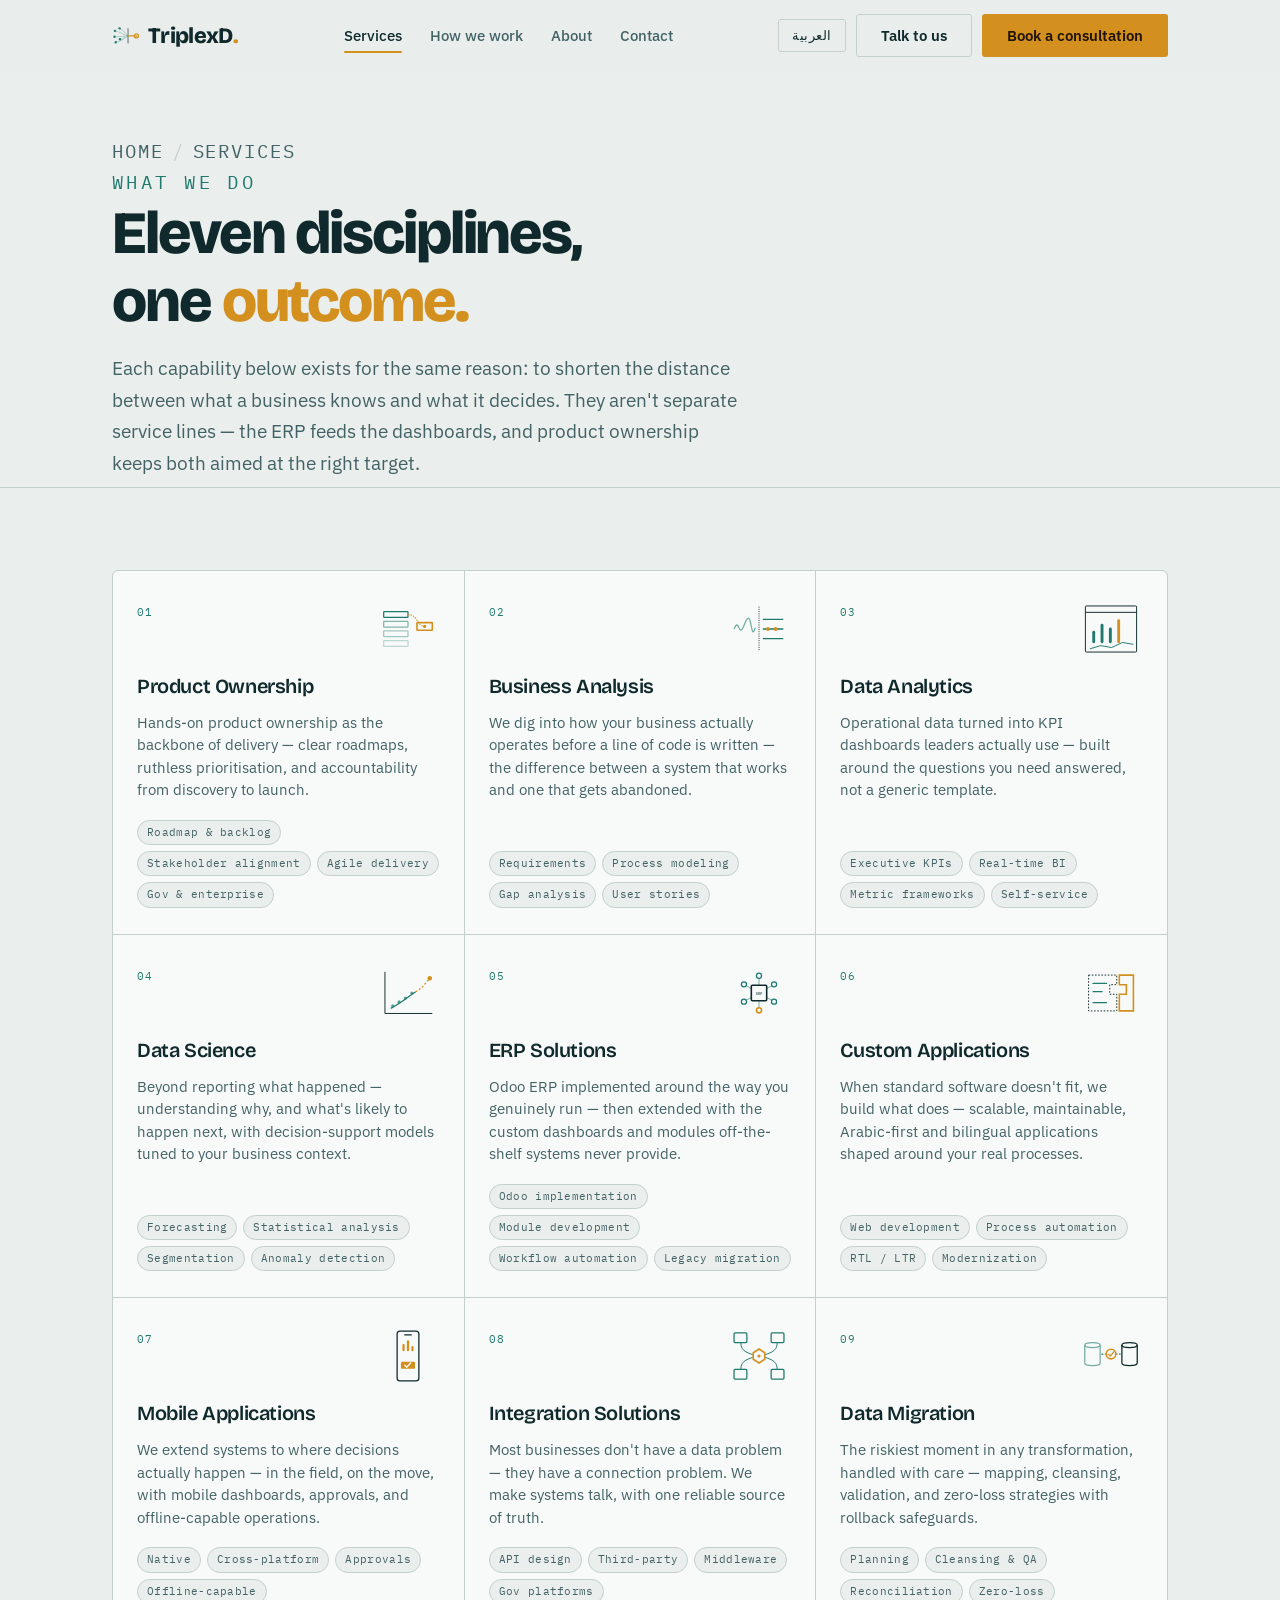
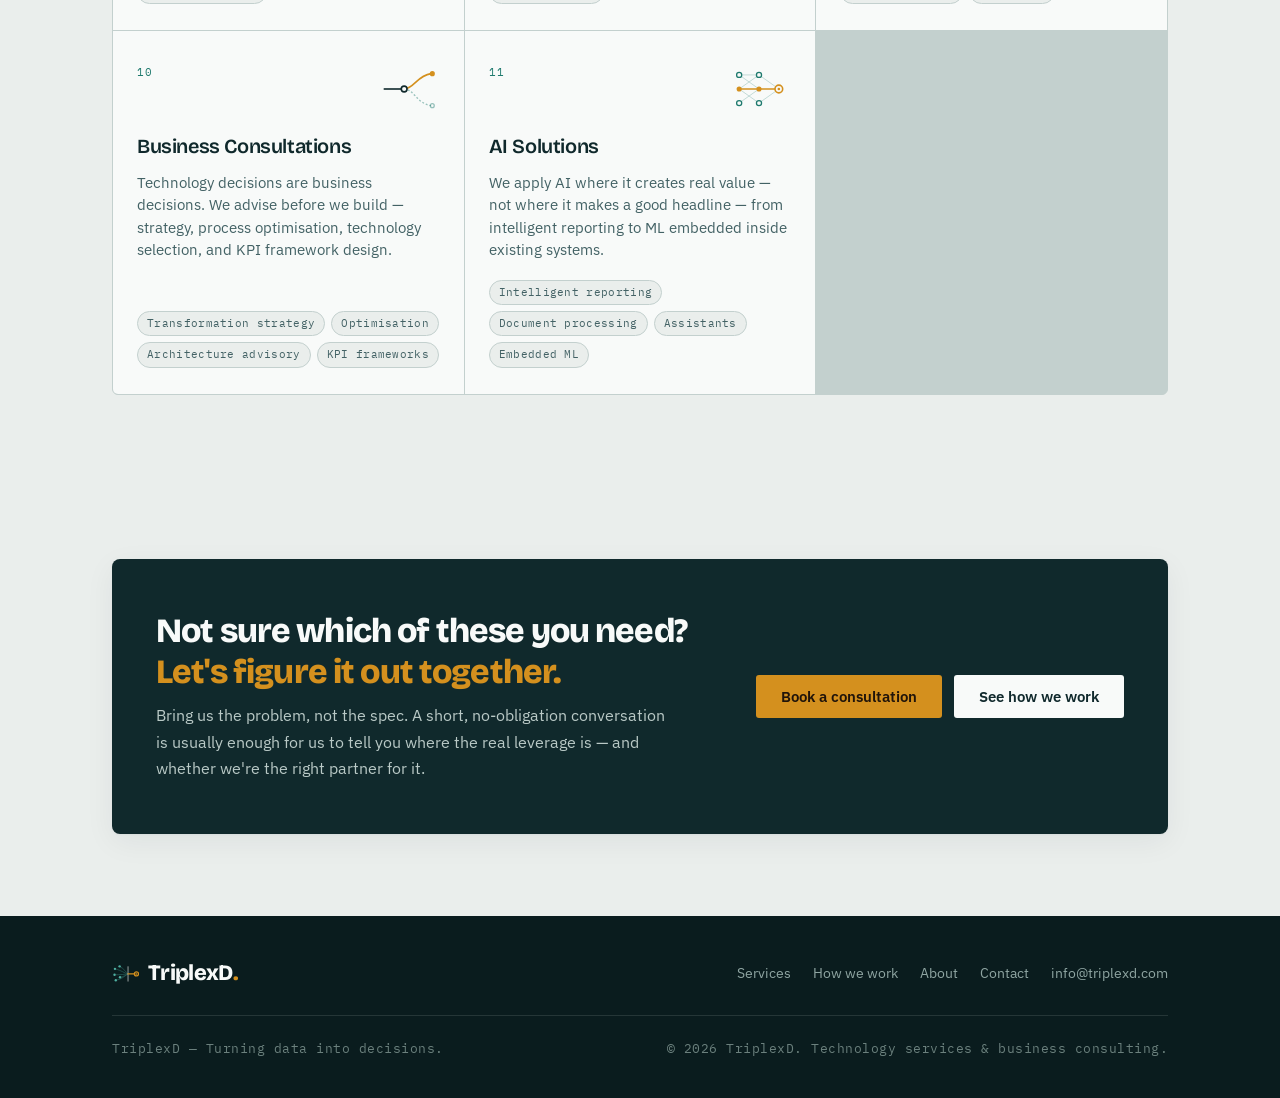
<file: services.html>
<!DOCTYPE html>
<html lang="en">
<head>
<meta charset="utf-8">
<meta name="viewport" content="width=device-width, initial-scale=1">
<title>Services — TriplexD</title>
<meta name="description" content="Eleven disciplines, one outcome: shortening the distance between what a business knows and what it decides. ERP, dashboards, custom apps, integration, data science, AI and more.">
<meta name="theme-color" content="#10292C">
<script>(function(){try{if(localStorage.getItem('triplexd-lang')==='ar'){document.documentElement.lang='ar';document.documentElement.dir='rtl';}}catch(e){}})();</script>
<link rel="preconnect" href="https://fonts.googleapis.com">
<link rel="preconnect" href="https://fonts.gstatic.com" crossorigin>
<link href="https://fonts.googleapis.com/css2?family=Bricolage+Grotesque:opsz,wght@12..96,400;12..96,600;12..96,800&family=IBM+Plex+Mono:wght@400;500&family=IBM+Plex+Sans:wght@400;500;600&family=IBM+Plex+Sans+Arabic:wght@400;500;600;700&display=swap" rel="stylesheet">
<link rel="icon" href="assets/brand/triplexd-favicon.svg">
<link rel="stylesheet" href="assets/css/style.css">
</head>
<body>

<a class="skip" href="#main" data-i18n="skip">Skip to content</a>

<nav class="nav" id="nav">
  <div class="nav-inner">
    <a class="brand" href="index.html" aria-label="TriplexD home"><svg class="mark" viewBox="0 0 64 64" xmlns="http://www.w3.org/2000/svg" aria-hidden="true"><g transform="translate(-1,1)"><g fill="#1F7A6E"><circle cx="8" cy="20" r="2.8"/><circle cx="7" cy="34" r="2.8"/><circle cx="10" cy="47" r="2.8"/><circle cx="19" cy="14" r="2.8"/><circle cx="20" cy="40" r="2.8"/></g><g fill="none" stroke="#1F7A6E" stroke-width="1.5" opacity=".45"><path d="M8 20 C 24 24, 30 30, 39 32"/><path d="M7 34 C 22 34, 30 33, 39 32"/><path d="M10 47 C 26 44, 32 36, 39 32"/><path d="M19 14 C 30 20, 34 28, 39 32"/><path d="M20 40 C 30 38, 34 34, 39 32"/></g><line x1="39" y1="14" x2="39" y2="50" stroke="#10292C" stroke-width="1.5"/><line x1="39" y1="32" x2="55" y2="32" stroke="#D4901E" stroke-width="3.2" stroke-linecap="round"/><circle cx="59" cy="32" r="4.8" fill="none" stroke="#D4901E" stroke-width="3.2"/><circle cx="59" cy="32" r="1.8" fill="#D4901E"/></g></svg><span class="wm">TriplexD<span class="dot">.</span></span></a>
    <div class="nav-links" id="navLinks">
      <a href="services.html" aria-current="page" data-i18n="nav.services">Services</a>
      <a href="how-we-work.html" data-i18n="nav.how">How we work</a>
      <a href="about.html" data-i18n="nav.about">About</a>
      <a href="contact.html" data-i18n="nav.contact">Contact</a>
    </div>
    <div class="nav-cta">
      <button class="lang-toggle" id="langToggle" type="button" aria-label="Switch language — تبديل اللغة">العربية</button>
      <a class="btn btn-ghost" href="contact.html" data-i18n="nav.talk">Talk to us</a>
      <a class="btn btn-primary" href="contact.html" data-i18n="nav.book">Book a consultation</a>
      <button class="nav-toggle" id="navToggle" aria-label="Toggle menu" aria-expanded="false">
        <svg viewBox="0 0 24 24" fill="none" stroke="currentColor" stroke-width="2" stroke-linecap="round"><line x1="4" y1="7" x2="20" y2="7"/><line x1="4" y1="12" x2="20" y2="12"/><line x1="4" y1="17" x2="20" y2="17"/></svg>
      </button>
    </div>
  </div>
</nav>

<main id="main">

<header class="pagehead">
  <div class="wrap">
    <p class="crumbs"><a href="index.html" data-i18n="nav.home">Home</a><span class="sep">/</span><span data-i18n="serv.crumb">Services</span></p>
    <p class="eyebrow" data-i18n="svc.eyebrow">What we do</p>
    <h1 data-i18n="serv.h1">Eleven disciplines,<br>one <span>outcome.</span></h1>
    <p data-i18n="serv.p">Each capability below exists for the same reason: to shorten the distance between what a business knows and what it decides. They aren't separate service lines — the ERP feeds the dashboards, and product ownership keeps both aimed at the right target.</p>
  </div>
</header>

<section class="sec">
  <div class="wrap">
    <div class="svc-grid">

      <article class="svc reveal">
        <div class="svc-top"><span class="svc-num">01</span>
          <div class="svc-fig"><svg viewBox="0 0 200 200" xmlns="http://www.w3.org/2000/svg" role="img" aria-label="A prioritized backlog with the highest-value item pulled forward">
            <g stroke="#1F7A6E" stroke-width="4" fill="none"><rect x="24" y="46" width="76" height="18" rx="2"/><rect x="24" y="76" width="76" height="18" rx="2" opacity=".55"/><rect x="24" y="106" width="76" height="18" rx="2" opacity=".4"/><rect x="24" y="136" width="76" height="18" rx="2" opacity=".28"/></g>
            <path d="M100 55 C 130 55, 130 92, 152 92" stroke="#D4901E" stroke-width="4" fill="none" stroke-dasharray="4 4"/><rect x="128" y="80" width="48" height="24" rx="2" stroke="#D4901E" stroke-width="5" fill="none"/><circle cx="152" cy="92" r="5" fill="#D4901E"/></svg></div>
        </div>
        <h3 data-i18n="sv.po.t">Product Ownership</h3>
        <p data-i18n="sv.po.d">Hands-on product ownership as the backbone of delivery — clear roadmaps, ruthless prioritisation, and accountability from discovery to launch.</p>
        <div class="svc-tags"><span data-i18n="tag.roadmapBacklog">Roadmap &amp; backlog</span><span data-i18n="tag.stakeholder">Stakeholder alignment</span><span data-i18n="tag.agile">Agile delivery</span><span data-i18n="tag.govEnt">Gov &amp; enterprise</span></div>
      </article>

      <article class="svc reveal">
        <div class="svc-top"><span class="svc-num">02</span>
          <div class="svc-fig"><svg viewBox="0 0 200 200" xmlns="http://www.w3.org/2000/svg" role="img" aria-label="A tangled process resolved into ordered lanes">
            <path d="M22 100 C 40 58, 34 140, 56 82 S 74 148, 88 96" stroke="#1F7A6E" stroke-width="4" fill="none" opacity=".6"/><line x1="100" y1="30" x2="100" y2="170" stroke="#10292C" stroke-width="3" stroke-dasharray="3 4"/>
            <g stroke="#1F7A6E" stroke-width="4" fill="none"><line x1="112" y1="70" x2="176" y2="70"/><line x1="112" y1="100" x2="176" y2="100"/><line x1="112" y1="130" x2="176" y2="130"/></g>
            <g fill="#D4901E"><circle cx="128" cy="100" r="6"/><circle cx="152" cy="100" r="6"/></g></svg></div>
        </div>
        <h3 data-i18n="sv.ba.t">Business Analysis</h3>
        <p data-i18n="sv.ba.d">We dig into how your business actually operates before a line of code is written — the difference between a system that works and one that gets abandoned.</p>
        <div class="svc-tags"><span data-i18n="tag.requirements">Requirements</span><span data-i18n="tag.processModel">Process modeling</span><span data-i18n="tag.gap">Gap analysis</span><span data-i18n="tag.userStories">User stories</span></div>
      </article>

      <article class="svc reveal">
        <div class="svc-top"><span class="svc-num">03</span>
          <div class="svc-fig"><svg viewBox="0 0 200 200" xmlns="http://www.w3.org/2000/svg" role="img" aria-label="A KPI dashboard with bars and a trend line">
            <rect x="20" y="28" width="160" height="144" rx="3" stroke="#10292C" stroke-width="3" fill="none"/><line x1="20" y1="48" x2="180" y2="48" stroke="#10292C" stroke-width="3"/>
            <g stroke="#1F7A6E" stroke-width="9" stroke-linecap="round"><line x1="46" y1="140" x2="46" y2="110"/><line x1="72" y1="140" x2="72" y2="88"/><line x1="98" y1="140" x2="98" y2="100"/></g>
            <line x1="124" y1="140" x2="124" y2="74" stroke="#D4901E" stroke-width="9" stroke-linecap="round"/><polyline points="34,162 68,152 102,158 136,142 170,148" stroke="#1F7A6E" stroke-width="3" fill="none"/></svg></div>
        </div>
        <h3 data-i18n="sv.da.t">Data Analytics</h3>
        <p data-i18n="sv.da.d">Operational data turned into KPI dashboards leaders actually use — built around the questions you need answered, not a generic template.</p>
        <div class="svc-tags"><span data-i18n="tag.execkpi">Executive KPIs</span><span data-i18n="tag.rtbi">Real-time BI</span><span data-i18n="tag.metricFrameworks">Metric frameworks</span><span data-i18n="tag.selfService">Self-service</span></div>
      </article>

      <article class="svc reveal">
        <div class="svc-top"><span class="svc-num">04</span>
          <div class="svc-fig"><svg viewBox="0 0 200 200" xmlns="http://www.w3.org/2000/svg" role="img" aria-label="A scatter of points with a curve extending into a forecast">
            <line x1="28" y1="164" x2="176" y2="164" stroke="#10292C" stroke-width="3"/><line x1="28" y1="164" x2="28" y2="34" stroke="#10292C" stroke-width="3"/>
            <g fill="#1F7A6E" opacity=".7"><circle cx="52" cy="140" r="5"/><circle cx="72" cy="128" r="5"/><circle cx="92" cy="116" r="5"/><circle cx="112" cy="100" r="5"/></g>
            <path d="M46 148 C 78 132, 100 112, 124 96" stroke="#1F7A6E" stroke-width="4" fill="none"/><path d="M124 96 C 144 86, 156 68, 168 54" stroke="#D4901E" stroke-width="4" fill="none" stroke-dasharray="6 6"/><circle cx="168" cy="54" r="7" fill="#D4901E"/></svg></div>
        </div>
        <h3 data-i18n="sv.ds.t">Data Science</h3>
        <p data-i18n="sv.ds.d">Beyond reporting what happened — understanding why, and what's likely to happen next, with decision-support models tuned to your business context.</p>
        <div class="svc-tags"><span data-i18n="tag.forecasting">Forecasting</span><span data-i18n="tag.statistical">Statistical analysis</span><span data-i18n="tag.segmentation">Segmentation</span><span data-i18n="tag.anomaly">Anomaly detection</span></div>
      </article>

      <article class="svc reveal">
        <div class="svc-top"><span class="svc-num">05</span>
          <div class="svc-fig"><svg viewBox="0 0 200 200" xmlns="http://www.w3.org/2000/svg" role="img" aria-label="Business modules connected around a central ERP core">
            <g stroke="#1F7A6E" stroke-width="3" opacity=".6"><line x1="100" y1="100" x2="100" y2="46"/><line x1="100" y1="100" x2="147" y2="73"/><line x1="100" y1="100" x2="147" y2="127"/><line x1="100" y1="100" x2="100" y2="154"/><line x1="100" y1="100" x2="53" y2="127"/><line x1="100" y1="100" x2="53" y2="73"/></g>
            <rect x="76" y="76" width="48" height="48" rx="3" stroke="#10292C" stroke-width="5" fill="#F8FAF9"/><text x="100" y="106" font-family="IBM Plex Mono, monospace" font-size="13" fill="#10292C" letter-spacing="1" text-anchor="middle">ERP</text>
            <g stroke="#1F7A6E" stroke-width="4" fill="#F8FAF9"><circle cx="100" cy="46" r="8"/><circle cx="147" cy="73" r="8"/><circle cx="147" cy="127" r="8"/><circle cx="53" cy="127" r="8"/><circle cx="53" cy="73" r="8"/></g><circle cx="100" cy="154" r="8" stroke="#D4901E" stroke-width="5" fill="#F8FAF9"/></svg></div>
        </div>
        <h3 data-i18n="sv.erp.t">ERP Solutions</h3>
        <p data-i18n="sv.erp.d">Odoo ERP implemented around the way you genuinely run — then extended with the custom dashboards and modules off-the-shelf systems never provide.</p>
        <div class="svc-tags"><span data-i18n="tag.odooImpl">Odoo implementation</span><span data-i18n="tag.moduleDev">Module development</span><span data-i18n="tag.workflowAuto">Workflow automation</span><span data-i18n="tag.legacyMig">Legacy migration</span></div>
      </article>

      <article class="svc reveal">
        <div class="svc-top"><span class="svc-num">06</span>
          <div class="svc-fig"><svg viewBox="0 0 200 200" xmlns="http://www.w3.org/2000/svg" role="img" aria-label="A bespoke component shaped to fit an irregular opening">
            <path d="M30 44 H 118 V 74 H 96 V 104 H 118 V 156 H 30 Z" stroke="#10292C" stroke-width="3" fill="none" stroke-dasharray="5 5"/><path d="M126 44 H 170 V 156 H 126 V 104 H 148 V 74 H 126 Z" stroke="#D4901E" stroke-width="5" fill="none"/>
            <g stroke="#1F7A6E" stroke-width="4" stroke-linecap="round"><line x1="44" y1="70" x2="86" y2="70"/><line x1="44" y1="96" x2="72" y2="96"/><line x1="44" y1="130" x2="86" y2="130"/></g></svg></div>
        </div>
        <h3 data-i18n="sv.ca.t">Custom Applications</h3>
        <p data-i18n="sv.ca.d">When standard software doesn't fit, we build what does — scalable, maintainable, Arabic-first and bilingual applications shaped around your real processes.</p>
        <div class="svc-tags"><span data-i18n="tag.webDev">Web development</span><span data-i18n="tag.processAuto">Process automation</span><span data-i18n="tag.rtl">RTL / LTR</span><span data-i18n="tag.modernization">Modernization</span></div>
      </article>

      <article class="svc reveal">
        <div class="svc-top"><span class="svc-num">07</span>
          <div class="svc-fig"><svg viewBox="0 0 200 200" xmlns="http://www.w3.org/2000/svg" role="img" aria-label="A phone showing a KPI card and an approval action">
            <rect x="66" y="22" width="68" height="156" rx="9" stroke="#10292C" stroke-width="4" fill="none"/><line x1="90" y1="34" x2="110" y2="34" stroke="#10292C" stroke-width="4" stroke-linecap="round"/>
            <g stroke="#D4901E" stroke-width="7" stroke-linecap="round"><line x1="86" y1="82" x2="86" y2="66"/><line x1="100" y1="82" x2="100" y2="54"/><line x1="114" y1="82" x2="114" y2="72"/></g>
            <rect x="78" y="118" width="44" height="22" rx="3" fill="#D4901E"/><path d="M90 129 l 6 6 l 12 -13" stroke="#F8FAF9" stroke-width="4" fill="none" stroke-linecap="round" stroke-linejoin="round"/></svg></div>
        </div>
        <h3 data-i18n="sv.mob.t">Mobile Applications</h3>
        <p data-i18n="sv.mob.d">We extend systems to where decisions actually happen — in the field, on the move, with mobile dashboards, approvals, and offline-capable operations.</p>
        <div class="svc-tags"><span data-i18n="tag.native">Native</span><span data-i18n="tag.crossPlatform">Cross-platform</span><span data-i18n="tag.approvals">Approvals</span><span data-i18n="tag.offline">Offline-capable</span></div>
      </article>

      <article class="svc reveal">
        <div class="svc-top"><span class="svc-num">08</span>
          <div class="svc-fig"><svg viewBox="0 0 200 200" xmlns="http://www.w3.org/2000/svg" role="img" aria-label="Separate systems linked through a central hub">
            <g stroke="#1F7A6E" stroke-width="4" fill="#F8FAF9"><rect x="22" y="28" width="40" height="30" rx="3"/><rect x="138" y="28" width="40" height="30" rx="3"/><rect x="22" y="142" width="40" height="30" rx="3"/><rect x="138" y="142" width="40" height="30" rx="3"/></g>
            <g stroke="#1F7A6E" stroke-width="3" fill="none"><path d="M43 58 C 43 90, 72 90, 84 98"/><path d="M157 58 C 157 90, 128 90, 116 98"/><path d="M43 142 C 43 110, 72 110, 84 102"/><path d="M157 142 C 157 110, 128 110, 116 102"/></g>
            <polygon points="100,78 118,90 118,110 100,122 82,110 82,90" stroke="#D4901E" stroke-width="5" fill="#F8FAF9"/><circle cx="100" cy="100" r="5" fill="#D4901E"/></svg></div>
        </div>
        <h3 data-i18n="sv.int.t">Integration Solutions</h3>
        <p data-i18n="sv.int.d">Most businesses don't have a data problem — they have a connection problem. We make systems talk, with one reliable source of truth.</p>
        <div class="svc-tags"><span data-i18n="tag.apiDesign">API design</span><span data-i18n="tag.thirdParty">Third-party</span><span data-i18n="tag.middleware">Middleware</span><span data-i18n="tag.govPlatforms">Gov platforms</span></div>
      </article>

      <article class="svc reveal">
        <div class="svc-top"><span class="svc-num">09</span>
          <div class="svc-fig"><svg viewBox="0 0 200 200" xmlns="http://www.w3.org/2000/svg" role="img" aria-label="Records crossing a validation gate from a legacy system to a new one">
            <g stroke="#1F7A6E" stroke-width="4" fill="none" opacity=".6"><ellipse cx="42" cy="66" rx="24" ry="8"/><path d="M18 66 V 122 A 24 8 0 0 0 66 122 V 66"/></g>
            <g stroke="#10292C" stroke-width="4" fill="none"><ellipse cx="158" cy="66" rx="24" ry="8"/><path d="M134 66 V 122 A 24 8 0 0 0 182 122 V 66"/></g>
            <line x1="70" y1="94" x2="130" y2="94" stroke="#1F7A6E" stroke-width="4" stroke-dasharray="6 5"/><circle cx="100" cy="94" r="15" stroke="#D4901E" stroke-width="5" fill="#F8FAF9"/><path d="M92 94 l 6 6 l 11 -13" stroke="#D4901E" stroke-width="4" fill="none" stroke-linecap="round" stroke-linejoin="round"/></svg></div>
        </div>
        <h3 data-i18n="sv.mig.t">Data Migration</h3>
        <p data-i18n="sv.mig.d">The riskiest moment in any transformation, handled with care — mapping, cleansing, validation, and zero-loss strategies with rollback safeguards.</p>
        <div class="svc-tags"><span data-i18n="tag.planning">Planning</span><span data-i18n="tag.cleansing">Cleansing &amp; QA</span><span data-i18n="tag.reconciliation">Reconciliation</span><span data-i18n="tag.zeroLoss">Zero-loss</span></div>
      </article>

      <article class="svc reveal">
        <div class="svc-top"><span class="svc-num">10</span>
          <div class="svc-fig"><svg viewBox="0 0 200 200" xmlns="http://www.w3.org/2000/svg" role="img" aria-label="A path forking, with the evidence-backed route chosen">
            <path d="M24 100 H 88" stroke="#10292C" stroke-width="5" fill="none"/><path d="M88 100 C 118 100, 128 58, 172 52" stroke="#D4901E" stroke-width="5" fill="none"/><path d="M88 100 C 118 100, 128 146, 172 152" stroke="#1F7A6E" stroke-width="4" fill="none" stroke-dasharray="6 6" opacity=".45"/>
            <circle cx="88" cy="100" r="9" fill="#F8FAF9" stroke="#10292C" stroke-width="5"/><circle cx="176" cy="52" r="8" fill="#D4901E"/><circle cx="176" cy="152" r="6" fill="none" stroke="#1F7A6E" stroke-width="4" opacity=".45"/></svg></div>
        </div>
        <h3 data-i18n="sv.con.t">Business Consultations</h3>
        <p data-i18n="sv.con.d">Technology decisions are business decisions. We advise before we build — strategy, process optimisation, technology selection, and KPI framework design.</p>
        <div class="svc-tags"><span data-i18n="tag.transformStrategy">Transformation strategy</span><span data-i18n="tag.optimisation">Optimisation</span><span data-i18n="tag.archAdvisory">Architecture advisory</span><span data-i18n="tag.kpiFrameworks">KPI frameworks</span></div>
      </article>

      <article class="svc reveal">
        <div class="svc-top"><span class="svc-num">11</span>
          <div class="svc-fig"><svg viewBox="0 0 200 200" xmlns="http://www.w3.org/2000/svg" role="img" aria-label="A network where one signal path is amplified into a clear output">
            <g stroke="#1F7A6E" stroke-width="2.5" opacity=".3"><path d="M38 56 L 100 56 M38 56 L 100 100 M38 100 L 100 56 M38 100 L 100 144 M38 144 L 100 100 M100 56 L 162 100 M100 144 L 162 100"/></g>
            <path d="M38 100 L 100 100 L 162 100" stroke="#D4901E" stroke-width="5" fill="none"/>
            <g fill="#F8FAF9" stroke="#1F7A6E" stroke-width="4"><circle cx="38" cy="56" r="8"/><circle cx="38" cy="144" r="8"/><circle cx="100" cy="56" r="8"/><circle cx="100" cy="144" r="8"/></g>
            <g fill="#D4901E"><circle cx="38" cy="100" r="8"/><circle cx="100" cy="100" r="8"/></g><circle cx="162" cy="100" r="12" fill="#F8FAF9" stroke="#D4901E" stroke-width="5"/><circle cx="162" cy="100" r="4" fill="#D4901E"/></svg></div>
        </div>
        <h3 data-i18n="sv.ai.t">AI Solutions</h3>
        <p data-i18n="sv.ai.d">We apply AI where it creates real value — not where it makes a good headline — from intelligent reporting to ML embedded inside existing systems.</p>
        <div class="svc-tags"><span data-i18n="tag.intelReporting">Intelligent reporting</span><span data-i18n="tag.docProcessing">Document processing</span><span data-i18n="tag.assistants">Assistants</span><span data-i18n="tag.embeddedML">Embedded ML</span></div>
      </article>

    </div>
  </div>
</section>

<section class="sec no-top">
  <div class="wrap">
    <div class="cta-band reveal">
      <div>
        <h3 data-i18n="cta.serv.h">Not sure which of these you need? <span>Let's figure it out together.</span></h3>
        <p data-i18n="cta.serv.p">Bring us the problem, not the spec. A short, no-obligation conversation is usually enough for us to tell you where the real leverage is — and whether we're the right partner for it.</p>
      </div>
      <div class="btn-actions">
        <a class="btn btn-primary" href="contact.html" data-i18n="btn.bookConsult">Book a consultation</a>
        <a class="btn btn-light" href="how-we-work.html" data-i18n="btn.howWeWork">See how we work</a>
      </div>
    </div>
  </div>
</section>

</main>

<footer class="footer">
  <div class="wrap">
    <div class="footer-inner">
      <a class="brand" href="index.html"><svg class="mark" viewBox="0 0 64 64" xmlns="http://www.w3.org/2000/svg" aria-hidden="true"><g transform="translate(-1,1)"><g fill="#4FB0A2"><circle cx="8" cy="20" r="2.8"/><circle cx="7" cy="34" r="2.8"/><circle cx="10" cy="47" r="2.8"/><circle cx="19" cy="14" r="2.8"/><circle cx="20" cy="40" r="2.8"/></g><g fill="none" stroke="#4FB0A2" stroke-width="1.5" opacity=".5"><path d="M8 20 C 24 24, 30 30, 39 32"/><path d="M7 34 C 22 34, 30 33, 39 32"/><path d="M10 47 C 26 44, 32 36, 39 32"/><path d="M19 14 C 30 20, 34 28, 39 32"/><path d="M20 40 C 30 38, 34 34, 39 32"/></g><line x1="39" y1="14" x2="39" y2="50" stroke="#EAEEEC" stroke-width="1.5"/><line x1="39" y1="32" x2="55" y2="32" stroke="#D4901E" stroke-width="3.2" stroke-linecap="round"/><circle cx="59" cy="32" r="4.8" fill="none" stroke="#D4901E" stroke-width="3.2"/><circle cx="59" cy="32" r="1.8" fill="#D4901E"/></g></svg><span class="wm">TriplexD<span class="dot">.</span></span></a>
      <div class="footer-links">
        <a href="services.html" data-i18n="nav.services">Services</a>
        <a href="how-we-work.html" data-i18n="nav.how">How we work</a>
        <a href="about.html" data-i18n="nav.about">About</a>
        <a href="contact.html" data-i18n="nav.contact">Contact</a>
        <a href="mailto:info@triplexd.com">info@triplexd.com</a>
      </div>
    </div>
    <div class="footer-legal">
      <span data-i18n="foot.tag">TriplexD — Turning data into decisions.</span>
      <span data-i18n="foot.rights">© <span id="year">2026</span> TriplexD. Technology services &amp; business consulting.</span>
    </div>
  </div>
</footer>

<script src="assets/js/i18n.js"></script>
<script src="assets/js/main.js"></script>
</body>
</html>
</file>
<file: assets/css/style.css>
/* ============================================================
   TRIPLEXD — shared stylesheet
   Turning data into decisions.
   ============================================================ */

:root{
  --ink:#10292C;
  --ink-soft:#436265;
  --paper:#EAEEEC;
  --card:#F8FAF9;
  --line:#C3D0CE;
  --teal:#1F7A6E;
  --amber:#D4901E;
  --display:"Bricolage Grotesque",system-ui,sans-serif;
  --body:"IBM Plex Sans",system-ui,sans-serif;
  --mono:"IBM Plex Mono",ui-monospace,monospace;
  --maxw:1120px;
  --shadow:0 1px 2px rgba(16,41,44,.04), 0 8px 30px rgba(16,41,44,.06);
}

*{box-sizing:border-box;}

html{scroll-behavior:smooth;scroll-padding-top:84px;}

body{
  margin:0;
  background:var(--paper);
  color:var(--ink);
  font-family:var(--body);
  font-size:16px;
  line-height:1.65;
  -webkit-font-smoothing:antialiased;
  text-rendering:optimizeLegibility;
}

a{color:inherit;}

.wrap{max-width:var(--maxw);margin:0 auto;padding:0 32px;}

.skip{
  position:absolute;left:-999px;top:0;background:var(--ink);color:var(--card);
  padding:10px 16px;border-radius:4px;z-index:200;
}
.skip:focus{left:16px;top:12px;}

/* ---------- shared type ---------- */
.eyebrow{
  font-family:var(--mono);
  font-size:11px;
  letter-spacing:.18em;
  text-transform:uppercase;
  color:var(--teal);
  margin:0 0 14px;
}
.amber{color:var(--amber);}

/* ---------- buttons ---------- */
.btn{
  display:inline-flex;align-items:center;gap:9px;
  font-family:var(--body);font-weight:600;font-size:15px;
  padding:13px 24px;border-radius:3px;border:1.5px solid transparent;
  text-decoration:none;cursor:pointer;line-height:1;white-space:nowrap;
  transition:transform .12s ease, background .18s ease, box-shadow .18s ease, border-color .18s ease;
}
.btn svg{width:16px;height:16px;flex:none;}
.btn-primary{background:var(--amber);color:#20140a;}
.btn-primary:hover{background:#c2831a;transform:translateY(-1px);box-shadow:0 6px 18px rgba(212,144,30,.32);}
.btn-dark{background:var(--ink);color:var(--card);}
.btn-dark:hover{background:#0a1c1e;transform:translateY(-1px);}
.btn-ghost{background:transparent;color:var(--ink);border-color:var(--line);}
.btn-ghost:hover{border-color:var(--ink);background:rgba(16,41,44,.03);}
.btn-light{background:var(--card);color:var(--ink);}
.btn-light:hover{background:#fff;transform:translateY(-1px);}

/* ---------- nav ---------- */
.nav{
  position:sticky;top:0;z-index:100;
  background:rgba(234,238,236,.82);
  backdrop-filter:saturate(150%) blur(12px);
  -webkit-backdrop-filter:saturate(150%) blur(12px);
  border-bottom:1px solid transparent;
  transition:border-color .25s ease, box-shadow .25s ease;
}
.nav.scrolled{border-bottom-color:var(--line);box-shadow:0 1px 20px rgba(16,41,44,.05);}
.nav-inner{
  max-width:var(--maxw);margin:0 auto;padding:14px 32px;
  display:flex;align-items:center;justify-content:space-between;gap:24px;
}
.brand{
  display:inline-flex;align-items:center;gap:9px;direction:ltr;
  text-decoration:none;color:var(--ink);line-height:1;
}
.brand .mark{width:27px;height:27px;flex:none;display:block;}
.brand .wm{font-family:var(--display);font-weight:800;font-size:22px;letter-spacing:-.03em;line-height:1;}
.brand .dot{color:var(--amber);}
.nav-links{display:flex;align-items:center;gap:28px;}
.nav-links a{
  text-decoration:none;color:var(--ink-soft);font-size:14.5px;font-weight:500;
  transition:color .15s ease;position:relative;
}
.nav-links a:hover{color:var(--ink);}
.nav-links a[aria-current="page"]{color:var(--ink);}
.nav-links a[aria-current="page"]::after{
  content:"";position:absolute;left:0;right:0;bottom:-6px;height:2px;background:var(--amber);border-radius:2px;
}
.nav-cta{display:flex;align-items:center;gap:10px;}
.nav-toggle{display:none;background:none;border:0;cursor:pointer;padding:8px;color:var(--ink);}
.nav-toggle svg{width:24px;height:24px;display:block;}

@media (max-width:940px){
  .nav-links{
    position:absolute;top:100%;left:0;right:0;
    flex-direction:column;align-items:stretch;gap:0;
    background:var(--paper);border-bottom:1px solid var(--line);
    padding:8px 0;display:none;
  }
  .nav-links.open{display:flex;}
  .nav-links a{padding:13px 32px;border-top:1px solid var(--line);}
  .nav-links a[aria-current="page"]::after{display:none;}
  .nav-links a[aria-current="page"]{color:var(--amber);}
  .nav-cta .btn-ghost{display:none;}
  .nav-toggle{display:block;}
}

/* ---------- hero (home) ---------- */
.hero{padding:76px 0 56px;position:relative;overflow:hidden;}
.hero-grid{display:grid;grid-template-columns:1.05fr .95fr;gap:56px;align-items:center;}
.hero-kick{
  display:inline-flex;align-items:center;gap:9px;
  font-family:var(--mono);font-size:11px;letter-spacing:.14em;text-transform:uppercase;
  color:var(--teal);background:var(--card);border:1px solid var(--line);
  padding:6px 13px;border-radius:100px;margin:0 0 22px;
}
.hero-kick .dot{width:6px;height:6px;border-radius:50%;background:var(--amber);}
.hero h1{
  font-family:var(--display);font-weight:800;
  font-size:clamp(38px,5.6vw,64px);line-height:1.12;letter-spacing:-.035em;margin:0 0 22px;
}
.hero h1 em{font-style:normal;color:var(--amber);}
.hero-sub{font-size:clamp(17px,2vw,19px);color:var(--ink-soft);line-height:1.6;max-width:46ch;margin:0 0 32px;}
.hero-actions{display:flex;flex-wrap:wrap;gap:14px;margin:0 0 30px;}
.hero-trust{
  font-family:var(--mono);font-size:11px;letter-spacing:.12em;text-transform:uppercase;
  color:var(--ink-soft);margin:0;display:flex;flex-wrap:wrap;gap:8px 16px;align-items:center;
}
.hero-trust b{color:var(--ink);font-weight:500;}
.hero-fig-wrap{background:var(--card);border:1px solid var(--line);border-radius:6px;padding:26px 22px 18px;box-shadow:var(--shadow);}
.hero-fig{width:100%;height:auto;display:block;}
.hero-fig-cap{
  font-family:var(--mono);font-size:10px;letter-spacing:.16em;text-transform:uppercase;
  color:var(--ink-soft);margin:14px 0 0;text-align:center;
}
@media (max-width:900px){
  .hero-grid{grid-template-columns:1fr;gap:36px;}
  .hero{padding:48px 0 40px;}
  .hero-fig-wrap{order:2;}
}

/* ---------- interior page header ---------- */
.pagehead{padding:64px 0 8px;position:relative;overflow:hidden;}
.pagehead .eyebrow{color:var(--teal);}
.pagehead h1{
  font-family:var(--display);font-weight:800;
  font-size:clamp(34px,5.2vw,60px);letter-spacing:-.035em;line-height:1.14;margin:0 0 18px;max-width:20ch;
}
.pagehead h1 span{color:var(--amber);}
.pagehead p{font-size:clamp(17px,2vw,19px);color:var(--ink-soft);max-width:58ch;margin:0;}
.crumbs{font-family:var(--mono);font-size:11px;letter-spacing:.1em;text-transform:uppercase;color:var(--ink-soft);margin:0 0 22px;}
.crumbs a{text-decoration:none;color:var(--ink-soft);}
.crumbs a:hover{color:var(--ink);}
.crumbs .sep{color:var(--line);margin:0 8px;}

/* ---------- markets strip ---------- */
.strip{border-top:1px solid var(--line);border-bottom:1px solid var(--line);background:var(--card);}
.strip-inner{
  max-width:var(--maxw);margin:0 auto;padding:20px 32px;
  display:flex;flex-wrap:wrap;align-items:center;justify-content:center;gap:14px 30px;
  font-family:var(--mono);font-size:12px;letter-spacing:.08em;color:var(--ink-soft);
}
.strip-inner b{color:var(--ink);font-weight:500;}
.strip-inner .sep{width:5px;height:5px;border-radius:50%;background:var(--amber);}

/* ---------- section scaffold ---------- */
section{scroll-margin-top:84px;}
.sec{padding:82px 0;border-top:1px solid var(--line);}
.sec.no-top{border-top:0;}
.sec-head{max-width:60ch;margin:0 0 44px;}
.sec-head.center{margin-left:auto;margin-right:auto;text-align:center;}
.sec-head h2{
  font-family:var(--display);font-weight:800;
  font-size:clamp(28px,4vw,46px);letter-spacing:-.03em;line-height:1.16;margin:0 0 16px;
}
.sec-head p{color:var(--ink-soft);font-size:17px;margin:0;}

/* ---------- problem cards ---------- */
.problem-grid{display:grid;grid-template-columns:repeat(auto-fit,minmax(250px,1fr));gap:16px;}
.problem{
  background:var(--card);border:1px solid var(--line);border-radius:5px;padding:24px 22px;
  position:relative;transition:transform .15s ease, box-shadow .15s ease;
}
.problem:hover{transform:translateY(-2px);box-shadow:var(--shadow);}
.problem .q{font-family:var(--mono);font-size:11px;color:var(--amber);letter-spacing:.1em;margin:0 0 12px;}
.problem p{margin:0;font-size:15.5px;line-height:1.55;}
.problem-foot{margin-top:34px;text-align:center;font-size:17px;color:var(--ink-soft);}
.problem-foot b{color:var(--ink);font-weight:600;}

/* ---------- services ---------- */
.svc-grid{display:grid;grid-template-columns:repeat(3,1fr);gap:1px;background:var(--line);border:1px solid var(--line);border-radius:6px;overflow:hidden;}
.svc{background:var(--card);padding:26px 24px;display:flex;flex-direction:column;gap:14px;transition:background .18s ease;}
.svc:hover{background:#fff;}
.svc-top{display:flex;align-items:flex-start;justify-content:space-between;gap:12px;}
.svc-num{font-family:var(--mono);font-size:11px;color:var(--teal);letter-spacing:.1em;padding-top:6px;}
.svc-fig{width:64px;height:64px;flex:none;}
.svc-fig svg{width:100%;height:100%;display:block;}
.svc h3{font-family:var(--display);font-weight:600;font-size:20px;letter-spacing:-.02em;margin:0;line-height:1.15;}
.svc p{margin:0;font-size:14.5px;line-height:1.55;color:var(--ink-soft);}
.svc-tags{display:flex;flex-wrap:wrap;gap:6px;margin-top:auto;padding-top:4px;}
.svc-tags span{
  font-family:var(--mono);font-size:10.5px;letter-spacing:.03em;color:var(--ink-soft);
  border:1px solid var(--line);border-radius:100px;padding:3px 9px;background:var(--paper);
}
@media (max-width:900px){.svc-grid{grid-template-columns:repeat(2,1fr);}}
@media (max-width:600px){.svc-grid{grid-template-columns:1fr;}}

/* ---------- CTA band ---------- */
.cta-band{
  background:var(--ink);color:var(--card);border-radius:8px;
  padding:52px 44px;display:grid;grid-template-columns:1fr auto;gap:32px;align-items:center;box-shadow:var(--shadow);
}
.cta-band h3{font-family:var(--display);font-weight:800;font-size:clamp(24px,3vw,34px);letter-spacing:-.025em;line-height:1.2;margin:0 0 10px;}
.cta-band h3 span{color:var(--amber);}
.cta-band p{margin:0;color:#b9c9c6;max-width:52ch;font-size:16px;}
.cta-band .btn-actions{display:flex;gap:12px;flex-wrap:wrap;}
@media (max-width:760px){.cta-band{grid-template-columns:1fr;padding:40px 28px;text-align:left;}}

/* ---------- commitments ---------- */
.commit-grid{display:grid;grid-template-columns:repeat(auto-fit,minmax(230px,1fr));gap:1px;background:var(--line);border:1px solid var(--line);border-radius:6px;overflow:hidden;margin-bottom:56px;}
.commit{background:var(--card);padding:28px 26px;}
.commit .n{font-family:var(--mono);font-size:11px;color:var(--amber);letter-spacing:.1em;margin:0 0 14px;}
.commit h3{font-family:var(--display);font-weight:600;font-size:19px;letter-spacing:-.015em;margin:0 0 10px;}
.commit p{margin:0;font-size:14.5px;line-height:1.6;color:var(--ink-soft);}

/* ---------- engagement flow ---------- */
.flow-title{font-family:var(--display);font-weight:600;font-size:20px;letter-spacing:-.015em;margin:0 0 24px;}
.flow{display:grid;grid-template-columns:repeat(6,1fr);gap:1px;background:var(--line);border:1px solid var(--line);border-radius:6px;overflow:hidden;}
.flow-step{background:var(--card);padding:22px 18px;position:relative;}
.flow-step .s{font-family:var(--mono);font-size:11px;color:var(--teal);letter-spacing:.1em;display:flex;align-items:center;gap:8px;margin:0 0 12px;}
.flow-step .s .bar{height:2px;flex:1;background:var(--line);}
.flow-step:last-child .s .bar{background:var(--amber);}
.flow-step h4{font-family:var(--display);font-weight:600;font-size:16px;margin:0 0 8px;letter-spacing:-.01em;}
.flow-step p{margin:0;font-size:13px;line-height:1.5;color:var(--ink-soft);}
@media (max-width:1000px){.flow{grid-template-columns:repeat(3,1fr);}}
@media (max-width:620px){.flow{grid-template-columns:1fr;}}

/* ---------- who we serve ---------- */
.serve-grid{display:grid;grid-template-columns:1fr 1fr;gap:48px;align-items:start;}
.serve-list{list-style:none;margin:0;padding:0;}
.serve-list li{padding:18px 0;border-top:1px solid var(--line);display:flex;gap:16px;align-items:flex-start;}
.serve-list li:first-child{border-top:0;padding-top:0;}
.serve-list .ic{width:34px;height:34px;flex:none;border:1.5px solid var(--teal);border-radius:5px;display:flex;align-items:center;justify-content:center;color:var(--teal);}
.serve-list .ic svg{width:18px;height:18px;}
.serve-list b{display:block;font-weight:600;font-size:15.5px;margin-bottom:2px;}
.serve-list span{font-size:14.5px;color:var(--ink-soft);line-height:1.5;}
.sectors{background:var(--card);border:1px solid var(--line);border-radius:6px;padding:28px 26px;}
.sectors h4{font-family:var(--display);font-weight:600;font-size:17px;margin:0 0 18px;letter-spacing:-.01em;}
.sectors ul{list-style:none;margin:0;padding:0;display:flex;flex-wrap:wrap;gap:8px;}
.sectors li{font-size:13.5px;border:1px solid var(--line);border-radius:100px;padding:6px 14px;background:var(--paper);}
@media (max-width:820px){.serve-grid{grid-template-columns:1fr;gap:36px;}}

/* ---------- differentiators ---------- */
.diff-grid{display:grid;grid-template-columns:repeat(auto-fit,minmax(280px,1fr));gap:20px;}
.diff{padding:26px 0 0;border-top:2px solid var(--amber);}
.diff h3{font-family:var(--display);font-weight:600;font-size:19px;letter-spacing:-.015em;margin:0 0 10px;line-height:1.2;}
.diff p{margin:0;font-size:15px;line-height:1.6;color:var(--ink-soft);}

/* ---------- statement (vision / mission) ---------- */
.statement-grid{display:grid;grid-template-columns:200px 1fr;gap:48px;align-items:start;}
.statement-text{
  font-family:var(--display);font-weight:400;font-size:clamp(21px,2.7vw,30px);
  line-height:1.42;letter-spacing:-.017em;margin:0;max-width:34ch;
}
.statement-text em{font-style:normal;color:var(--amber);}
.statement-body{font-size:16px;line-height:1.7;color:var(--ink-soft);margin:22px 0 0;max-width:56ch;}
.statement-ar{font-size:15px;line-height:1.9;color:var(--ink-soft);margin:18px 0 0;max-width:52ch;direction:rtl;text-align:right;}
.ddd{display:flex;flex-wrap:wrap;gap:10px;margin:22px 0 4px;padding:0;list-style:none;direction:ltr;}
.ddd li{display:flex;align-items:baseline;gap:9px;border:1px solid var(--line);border-radius:7px;padding:9px 15px 10px;background:var(--card);}
.ddd b{font-family:var(--display);font-weight:800;font-size:22px;color:var(--amber);line-height:1;}
.ddd span{font-size:14.5px;font-weight:500;color:var(--ink);}
@media (max-width:820px){.statement-grid{grid-template-columns:1fr;gap:22px;}}

/* ---------- prose ---------- */
.prose h2{font-family:var(--display);font-weight:600;font-size:clamp(24px,3.2vw,36px);letter-spacing:-.025em;line-height:1.15;margin:0 0 22px;}
.prose p{max-width:64ch;color:var(--ink-soft);margin:0 0 18px;}
.prose p:last-child{margin-bottom:0;}
.prose strong{color:var(--ink);font-weight:600;}

/* ---------- contact ---------- */
.contact{background:var(--ink);color:var(--card);}
.contact .eyebrow{color:var(--amber);}
.contact-grid{display:grid;grid-template-columns:1fr 1.1fr;gap:56px;align-items:start;padding:82px 0;}
.contact h2{font-family:var(--display);font-weight:800;font-size:clamp(30px,4vw,48px);letter-spacing:-.03em;line-height:1.16;margin:0 0 18px;}
.contact h2 span{color:var(--amber);}
.contact-lede{color:#b9c9c6;font-size:17px;margin:0 0 32px;max-width:44ch;}
.contact-info{list-style:none;margin:0;padding:0;}
.contact-info li{display:flex;gap:14px;align-items:flex-start;padding:16px 0;border-top:1px solid rgba(195,208,206,.18);}
.contact-info li:first-child{border-top:0;}
.contact-info .ic{width:36px;height:36px;flex:none;border:1px solid rgba(195,208,206,.28);border-radius:6px;display:flex;align-items:center;justify-content:center;color:var(--amber);}
.contact-info .ic svg{width:18px;height:18px;}
.contact-info .lbl{font-family:var(--mono);font-size:10.5px;letter-spacing:.12em;text-transform:uppercase;color:#8fa5a2;margin:0 0 3px;}
.contact-info a,.contact-info span{color:var(--card);text-decoration:none;font-size:15.5px;}
.contact-info a:hover{color:var(--amber);}

.form-card{background:var(--card);color:var(--ink);border-radius:8px;padding:32px 30px;box-shadow:0 20px 50px rgba(0,0,0,.28);}
.form-card h3{font-family:var(--display);font-weight:600;font-size:21px;letter-spacing:-.02em;margin:0 0 4px;}
.form-card .fnote{font-size:14px;color:var(--ink-soft);margin:0 0 22px;}
.field{margin-bottom:16px;}
.field label{display:block;font-size:13px;font-weight:600;margin:0 0 6px;}
.field label .req{color:var(--amber);}
.field input,.field select,.field textarea{
  width:100%;font-family:var(--body);font-size:15px;color:var(--ink);
  background:var(--paper);border:1.5px solid var(--line);border-radius:5px;padding:11px 13px;
  transition:border-color .15s ease, box-shadow .15s ease;
}
.field textarea{resize:vertical;min-height:96px;}
.field input:focus,.field select:focus,.field textarea:focus{outline:none;border-color:var(--teal);box-shadow:0 0 0 3px rgba(31,122,110,.15);}
.field-row{display:grid;grid-template-columns:1fr 1fr;gap:16px;}
.inc-title{font-size:13px;font-weight:600;margin:0 0 14px;color:var(--ink);}
.inc-list{list-style:none;margin:0 0 24px;padding:0;}
.inc-list li{position:relative;padding-left:28px;margin-bottom:11px;font-size:15px;line-height:1.5;}
.inc-list li:last-child{margin-bottom:0;}
.inc-list li::before{
  content:"";position:absolute;left:0;top:2px;width:18px;height:18px;border-radius:50%;
  background:rgba(31,122,110,.12);
}
.inc-list li::after{
  content:"";position:absolute;left:6px;top:6px;width:6px;height:9px;
  border:solid var(--teal);border-width:0 2px 2px 0;transform:rotate(45deg);
}
.form-submit{width:100%;justify-content:center;margin-top:6px;}
.form-legal{font-size:12.5px;color:var(--ink-soft);margin:14px 0 0;text-align:center;}
.form-status{display:none;margin-top:16px;padding:14px 16px;border-radius:6px;font-size:14.5px;background:rgba(31,122,110,.1);border:1px solid var(--teal);color:var(--ink);}
.form-status.show{display:block;}
@media (max-width:860px){.contact-grid{grid-template-columns:1fr;gap:40px;padding:56px 0;}.field-row{grid-template-columns:1fr;}}

/* ---------- footer ---------- */
.footer{background:#0a1c1e;color:#8fa5a2;padding:44px 0 40px;}
.footer-inner{display:flex;flex-wrap:wrap;justify-content:space-between;gap:24px;align-items:center;}
.footer .brand{color:var(--card);}
.footer-links{display:flex;flex-wrap:wrap;gap:22px;}
.footer-links a{text-decoration:none;color:#8fa5a2;font-size:14px;transition:color .15s ease;}
.footer-links a:hover{color:var(--card);}
.footer-legal{margin-top:28px;padding-top:22px;border-top:1px solid rgba(195,208,206,.14);font-size:12.5px;font-family:var(--mono);letter-spacing:.04em;color:#6b807d;display:flex;flex-wrap:wrap;justify-content:space-between;gap:10px;}

/* ---------- motion ---------- */
.draw{stroke-dasharray:var(--len,600);stroke-dashoffset:var(--len,600);animation:draw 1.5s cubic-bezier(.4,0,.2,1) forwards;}
.draw-2{animation-delay:.35s;}
.fade-in{opacity:0;animation:fade .8s ease forwards;animation-delay:1.1s;}
@keyframes draw{to{stroke-dashoffset:0;}}
@keyframes fade{to{opacity:1;}}

.reveal{opacity:0;transform:translateY(16px);transition:opacity .6s ease, transform .6s ease;}
.reveal.in{opacity:1;transform:none;}

@media (prefers-reduced-motion:reduce){
  html{scroll-behavior:auto;}
  .draw,.fade-in,.reveal{animation:none;opacity:1;transform:none;stroke-dashoffset:0;}
}

/* ============================================================
   LANGUAGE TOGGLE
   ============================================================ */
.lang-toggle{
  display:inline-flex;align-items:center;gap:6px;cursor:pointer;
  font-family:var(--mono);font-size:12.5px;letter-spacing:.04em;font-weight:500;
  background:transparent;color:var(--ink);border:1.5px solid var(--line);
  border-radius:3px;padding:9px 13px;line-height:1;white-space:nowrap;
  transition:border-color .18s ease, background .18s ease;
}
.lang-toggle:hover{border-color:var(--ink);background:rgba(16,41,44,.03);}
.lang-toggle svg{width:14px;height:14px;flex:none;opacity:.7;}

/* ============================================================
   RTL / ARABIC
   ============================================================ */
html[dir="rtl"] body{
  font-family:"IBM Plex Sans Arabic","IBM Plex Sans",system-ui,sans-serif;
}
/* Headings & display use the Arabic family (Bricolage has no Arabic) */
html[dir="rtl"] h1,
html[dir="rtl"] h2,
html[dir="rtl"] h3,
html[dir="rtl"] h4,
html[dir="rtl"] .hero h1,
html[dir="rtl"] .sec-head h2,
html[dir="rtl"] .statement-text,
html[dir="rtl"] .cta-band h3,
html[dir="rtl"] .contact h2,
html[dir="rtl"] .pagehead h1,
html[dir="rtl"] .flow-title,
html[dir="rtl"] .prose h2{
  font-family:"IBM Plex Sans Arabic","IBM Plex Sans",sans-serif;
  font-weight:700;
  letter-spacing:0;
  line-height:1.45;
}
/* Brand wordmark stays Latin in both directions */
html[dir="rtl"] .brand{font-family:var(--display);}

/* Mono / eyebrow labels: Arabic font + no letter-spacing (it breaks Arabic joining) */
html[dir="rtl"] .eyebrow,
html[dir="rtl"] .hero-kick,
html[dir="rtl"] .hero-trust,
html[dir="rtl"] .hero-fig-cap,
html[dir="rtl"] .strip-inner,
html[dir="rtl"] .crumbs,
html[dir="rtl"] .svc-num,
html[dir="rtl"] .svc-tags span,
html[dir="rtl"] .contact-info .lbl,
html[dir="rtl"] .flow-step .s,
html[dir="rtl"] .commit .n,
html[dir="rtl"] .problem .q,
html[dir="rtl"] .plate-ref,
html[dir="rtl"] .lang-toggle,
html[dir="rtl"] .footer-legal{
  font-family:"IBM Plex Sans Arabic","IBM Plex Sans",sans-serif;
  letter-spacing:0;
}

/* Arrows point the other way in RTL */
html[dir="rtl"] .btn svg{transform:scaleX(-1);}
/* …except the hamburger lines, which are symmetric anyway */
html[dir="rtl"] .nav-toggle svg{transform:none;}

/* Bilingual statement line: let the browser pick direction from content */
.statement-ar{unicode-bidi:plaintext;text-align:start;}

/* Checklist mirrors in RTL */
html[dir="rtl"] .inc-list li{padding-left:0;padding-right:28px;}
html[dir="rtl"] .inc-list li::before{left:auto;right:0;}
html[dir="rtl"] .inc-list li::after{left:auto;right:6px;}
</file>
